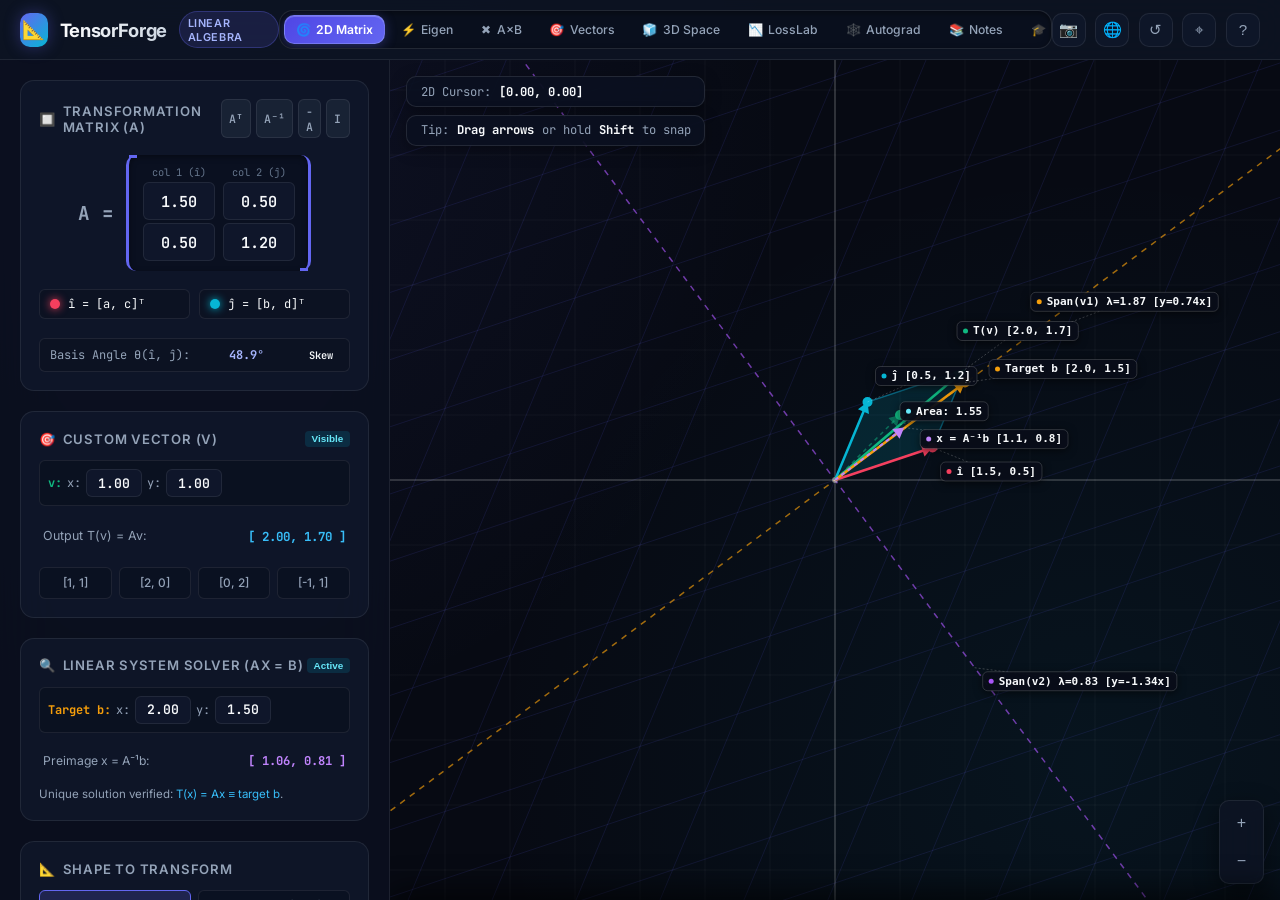
<file: index.html>
<!DOCTYPE html>
<html lang="en">
<head>
  <meta charset="UTF-8">
  <meta name="viewport" content="width=device-width, initial-scale=1.0">
  <title>TensorForge — Geometric Linear Algebra Sandbox</title>
  <meta name="description" content="An interactive 2D geometric linear algebra playground. Visualize matrix transformations, determinants, and eigensystems in real-time. Zero dependencies, 100% offline-ready.">
  <link rel="preconnect" href="https://fonts.googleapis.com">
  <link rel="preconnect" href="https://fonts.gstatic.com" crossorigin>
  <link href="https://fonts.googleapis.com/css2?family=Inter:wght@400;500;600;700&family=JetBrains+Mono:wght@400;500;600;700&display=swap" rel="stylesheet">
  <link rel="stylesheet" href="style.css">
</head>
<body>

  <div class="app-wrapper">

    <!-- ── Application Header ─────────────────────────────────────────────── -->
    <header class="app-header">
      <div class="brand-section">
        <div class="brand-icon">📐</div>
        <div>
          <h1 class="brand-title">TensorForge</h1>
        </div>
        <span class="brand-badge">Linear Algebra</span>
      </div>

      <!-- Mode Switcher Tabs -->
      <nav class="mode-selector" aria-label="Operation Modes">
        <button class="mode-btn active" data-mode="transform">
          <span>🌀</span> 2D Matrix
        </button>
        <button class="mode-btn" data-mode="eigen">
          <span>⚡</span> Eigen
        </button>
        <button class="mode-btn" data-mode="mult">
          <span>✖</span> A×B
        </button>
        <button class="mode-btn" data-mode="vectors">
          <span>🎯</span> Vectors
        </button>
        <button class="mode-btn" data-mode="3d">
          <span>🧊</span> 3D Space
        </button>
        <button class="mode-btn" data-mode="loss">
          <span>📉</span> LossLab
        </button>
        <button class="mode-btn" data-mode="autograd">
          <span>🕸️</span> Autograd
        </button>
        <button class="mode-btn" data-mode="notes">
          <span>📚</span> Notes
        </button>
        <button class="mode-btn" data-mode="quiz">
          <span>🎓</span> Viva Quiz
        </button>
      </nav>

      <!-- Global Actions -->
      <div class="header-actions">
        <button id="btn-snapshot" class="btn-icon-action" title="Export High-Res Snapshot (PNG)">📷</button>
        <button id="btn-toggle-grid" class="btn-icon-action" title="Toggle Transformed Grid (G)">🌐</button>
        <button id="btn-reset" class="btn-icon-action" title="Reset Matrix to Identity (R)">↺</button>
        <button id="btn-recenter" class="btn-icon-action" title="Recenter Viewport (C)">⌖</button>
        <button id="btn-help" class="btn-icon-action" title="Keyboard Shortcuts & Theory (?)">?</button>
      </div>
    </header>

    <!-- ── Main Workspace ─────────────────────────────────────────────────── -->
    <main class="main-workspace">

      <!-- Left Sidebar: Control Deck -->
      <aside class="control-sidebar">

        <!-- ── PANEL 1: 2D Transformation (Default) ───────────────────────── -->
        <div id="panel-transform" class="mode-panel active">
          <!-- 2x2 Matrix Input Deck -->
          <section class="sidebar-section">
            <div class="section-header">
              <h2 class="section-title"><span>🔲</span> Transformation Matrix (A)</h2>
              <div class="quick-matrix-tools">
                <button id="btn-mat-transpose" class="btn-micro" title="Transpose Matrix (Aᵀ)">Aᵀ</button>
                <button id="btn-mat-inverse" class="btn-micro" title="Invert Matrix (A⁻¹)">A⁻¹</button>
                <button id="btn-mat-negate" class="btn-micro" title="Negate Matrix (-A)">-A</button>
                <button id="btn-mat-identity" class="btn-micro" title="Reset to Identity Matrix">I</button>
              </div>
            </div>

            <div class="matrix-container">
              <span class="matrix-label">A =</span>
              <div class="matrix-bracket">
                <div class="matrix-cell-group">
                  <span class="cell-label">col 1 (î)</span>
                  <input type="number" id="mat-a" class="matrix-input" step="0.1" value="1.50">
                  <input type="number" id="mat-c" class="matrix-input" step="0.1" value="0.50">
                </div>
                <div class="matrix-cell-group">
                  <span class="cell-label">col 2 (ĵ)</span>
                  <input type="number" id="mat-b" class="matrix-input" step="0.1" value="0.50">
                  <input type="number" id="mat-d" class="matrix-input" step="0.1" value="1.20">
                </div>
              </div>
            </div>

            <!-- Basis Vector Chips & Orthogonality Readout -->
            <div class="basis-legend">
              <div class="basis-chip">
                <span class="basis-dot dot-i"></span>
                <span>î = [a, c]ᵀ</span>
              </div>
              <div class="basis-chip">
                <span class="basis-dot dot-j"></span>
                <span>ĵ = [b, d]ᵀ</span>
              </div>
            </div>
            <div class="basis-legend" style="margin-top: 0.35rem;">
              <div id="basis-angle-chip" class="basis-chip" style="grid-column: span 2; justify-content: space-between;">
                <span style="color: var(--text-muted);">Basis Angle θ(î, ĵ):</span>
                <strong id="basis-angle-val" style="color: #a5b4fc; font-family: var(--font-mono);">71.6°</strong>
                <span id="badge-basis-ortho" class="telemetry-badge" style="font-size: 0.65rem;">Skew</span>
              </div>
            </div>
          </section>

          <!-- Custom Vector (v) & Output T(v) = Av -->
          <section class="sidebar-section">
            <div class="section-header">
              <h2 class="section-title"><span>🎯</span> Custom Vector (v)</h2>
              <button id="btn-toggle-custom-vec" class="telemetry-badge badge-det-pos" style="cursor: pointer; border: none;">Visible</button>
            </div>
            <div class="vector-inputs-grid" style="grid-template-columns: 1fr; margin-bottom: 0.5rem;">
              <div class="vec-input-card">
                <div class="vec-coords-row">
                  <span style="font-weight: 700; color: #10b981;">v:</span>
                  <span>x:</span><input type="number" id="vec-custom-x" class="matrix-input" step="0.25" value="1.00">
                  <span>y:</span><input type="number" id="vec-custom-y" class="matrix-input" step="0.25" value="1.00">
                </div>
              </div>
            </div>
            <div class="vector-readout-row" style="font-size: 0.78rem; color: var(--text-muted); display: flex; justify-content: space-between; margin-bottom: 0.5rem; padding: 0 0.2rem;">
              <span>Output T(v) = Av:</span>
              <strong id="readout-trans-vec" style="color: #38bdf8; font-family: var(--font-mono);">[2.00, 1.70]</strong>
            </div>
            <div class="preset-grid" style="grid-template-columns: repeat(4, 1fr);">
              <button class="btn-preset btn-vec-preset" data-vx="1" data-vy="1">[1, 1]</button>
              <button class="btn-preset btn-vec-preset" data-vx="2" data-vy="0">[2, 0]</button>
              <button class="btn-preset btn-vec-preset" data-vx="0" data-vy="2">[0, 2]</button>
              <button class="btn-preset btn-vec-preset" data-vx="-1" data-vy="1">[-1, 1]</button>
            </div>
          </section>

          <!-- Linear System Solver (Ax = b) -->
          <section class="sidebar-section">
            <div class="section-header">
              <h2 class="section-title"><span>🔍</span> Linear System Solver (Ax = b)</h2>
              <button id="btn-toggle-solver" class="telemetry-badge badge-det-pos" style="cursor: pointer; border: none;">Active</button>
            </div>
            <div class="vector-inputs-grid" style="grid-template-columns: 1fr; margin-bottom: 0.4rem;">
              <div class="vec-input-card">
                <div class="vec-coords-row">
                  <span style="font-weight: 700; color: #f59e0b;">Target b:</span>
                  <span>x:</span><input type="number" id="solve-b-x" class="matrix-input" step="0.25" value="2.00">
                  <span>y:</span><input type="number" id="solve-b-y" class="matrix-input" step="0.25" value="1.50">
                </div>
              </div>
            </div>
            <div class="vector-readout-row" style="font-size: 0.76rem; color: var(--text-muted); display: flex; justify-content: space-between; margin-bottom: 0.3rem; padding: 0 0.2rem;">
              <span>Preimage x = A⁻¹b:</span>
              <strong id="readout-preimage" style="color: #c084fc; font-family: var(--font-mono);">[1.16, 0.52]</strong>
            </div>
            <div id="solver-status-hint" style="font-size: 0.72rem; color: #94a3b8; line-height: 1.25;">
              Unique solution exists when det(A) ≠ 0. Drag target b handle on canvas.
            </div>
          </section>

          <!-- Shape To Transform -->
          <section class="sidebar-section">
            <div class="section-header">
              <h2 class="section-title"><span>📐</span> Shape to Transform</h2>
            </div>
            <div class="shape-selector">
              <button class="btn-shape active" data-shape="square">Unit Square</button>
              <button class="btn-shape" data-shape="circle">Unit Circle (SVD)</button>
              <button class="btn-shape" data-shape="house">House</button>
              <button class="btn-shape" data-shape="letterF">Letter F</button>
              <button class="btn-shape" data-shape="polygon">Star / Polygon</button>
              <button class="btn-shape" data-shape="cloud">PCA Cloud</button>
            </div>
          </section>

          <!-- Dynamic Controls (Rotation, Shear & Continuous Morph) -->
          <section class="sidebar-section">
            <div class="section-header">
              <h2 class="section-title"><span>🎛</span> Continuous Controls</h2>
            </div>

            <!-- Continuous Morph Timeline -->
            <div class="slider-group" style="margin-bottom: 0.75rem; padding-bottom: 0.75rem; border-bottom: 1px solid var(--border-subtle);">
              <div class="slider-header" style="display: flex; justify-content: space-between; align-items: center;">
                <span style="display: flex; align-items: center; gap: 0.3rem;">
                  <span>Morph (I → A)</span>
                  <button id="btn-morph-play" class="btn-micro" style="padding: 0.1rem 0.4rem;" title="Play/Pause Morph Animation">▶ Play</button>
                </span>
                <span id="val-morph" class="slider-val">100%</span>
              </div>
              <input type="range" id="slider-morph" class="custom-slider" min="0" max="1" value="1" step="0.01">
            </div>

            <div class="slider-group">
              <div class="slider-header">
                <span>Rotation Angle (θ)</span>
                <span id="val-rotation" class="slider-val">0°</span>
              </div>
              <input type="range" id="slider-rotation" class="custom-slider" min="-180" max="180" value="0" step="1">
            </div>

            <div class="slider-group">
              <div class="slider-header">
                <span>Horizontal Shear (k)</span>
                <span id="val-shear" class="slider-val">0.00</span>
              </div>
              <input type="range" id="slider-shear" class="custom-slider" min="-3" max="3" value="0" step="0.1">
            </div>
          </section>

          <!-- Presets -->
          <section class="sidebar-section">
            <div class="section-header">
              <h2 class="section-title"><span>✨</span> Presets</h2>
            </div>

            <div class="preset-grid">
              <button class="btn-preset" data-preset="identity">Identity</button>
              <button class="btn-preset" data-preset="rotate45">Rotate 45°</button>
              <button class="btn-preset" data-preset="rotate90">Rotate 90°</button>
              <button class="btn-preset" data-preset="shearX">Shear X</button>
              <button class="btn-preset" data-preset="shearY">Shear Y</button>
              <button class="btn-preset" data-preset="scaleUp">Scale</button>
              <button class="btn-preset" data-preset="reflectX">Reflect X</button>
              <button class="btn-preset" data-preset="reflectY">Reflect Y</button>
              <button class="btn-preset" data-preset="singular">Singular (0)</button>
            </div>
          </section>
          <!-- Nullspace / Kernel Banner (Visible when det = 0) -->
          <div id="nullspace-card" class="sidebar-section hidden" style="border-color: rgba(239, 68, 68, 0.4); background: rgba(239, 68, 68, 0.08);">
            <div class="section-header">
              <h2 class="section-title" style="color: #f87171;"><span>⚠️</span> Rank Collapse: det(A) = 0</h2>
            </div>
            <div class="math-formula-box" style="border-color: rgba(239, 68, 68, 0.3);">
              <div class="formula-title" style="color: #f87171;">Rank-Nullity Theorem: dim(ker A) + dim(im A) = 2</div>
              <div id="nullspace-basis-text" class="formula-steps">Kernel ker(A): Line mapped to origin [0,0]ᵀ.</div>
              <div id="columnspace-basis-text" class="formula-steps">Image im(A): Line containing all outputs.</div>
            </div>
          </div>
        </div>

        <!-- ── PANEL 2: Eigen Analysis ───────────────────────────────────── -->
        <div id="panel-eigen" class="mode-panel hidden">
          <section class="sidebar-section">
            <div class="section-header">
              <h2 class="section-title"><span>⚡</span> Characteristic Equation</h2>
            </div>
            <div class="math-formula-box">
              <div class="formula-title">det(A - λI) = 0</div>
              <div id="eigen-formula-sub" class="formula-content">λ² - tr(A)λ + det(A) = 0</div>
              <div id="eigen-quad-expanded" class="formula-steps">λ² - (2.70)λ + (1.55) = 0</div>
            </div>

            <div class="discriminant-status">
              <span class="telemetry-label">Discriminant (Δ)</span>
              <div id="eigen-disc-val" class="telemetry-value">Δ = +1.10</div>
              <span id="badge-disc" class="telemetry-badge badge-det-pos">2 Distinct Real Eigenvalues</span>
            </div>
          </section>

          <!-- Complex Eigenplane & Spiral Phase Portrait (Visible when Δ < 0) -->
          <section id="complex-phase-card" class="sidebar-section hidden" style="border-color: rgba(168, 85, 247, 0.4); background: rgba(168, 85, 247, 0.08);">
            <div class="section-header">
              <h2 class="section-title" style="color: #c084fc;"><span>🌀</span> Complex Phase Portrait (r e^{iθ})</h2>
              <button id="btn-toggle-spiral" class="telemetry-badge badge-det-pos" style="cursor: pointer; border: none;">Show Orbit</button>
            </div>
            <div class="math-formula-box" style="border-color: rgba(168, 85, 247, 0.3);">
              <div class="formula-title" style="color: #c084fc;">Complex Conjugate Eigenvalues: λ = α ± iβ</div>
              <div id="complex-modulus-text" class="formula-steps">Modulus r = √(α²+β²) = 1.00 (Stretching factor)</div>
              <div id="complex-phase-text" class="formula-steps">Rotation Phase θ = 90.0° per transformation step</div>
              <div id="complex-stability-text" class="formula-steps" style="color: #38bdf8;">Dynamics: <strong>Center Orbit</strong> (r = 1.0)</div>
            </div>
          </section>

          <!-- Trace & Determinant Invariant Identities -->
          <section class="sidebar-section">
            <div class="section-header">
              <h2 class="section-title"><span>📐</span> Eigenvalue Invariant Identities</h2>
            </div>
            <div class="math-formula-box">
              <div style="display: flex; justify-content: space-between; align-items: center; font-size: 0.78rem; margin-bottom: 0.35rem;">
                <span>λ₁ + λ₂ = tr(A):</span>
                <strong id="eigen-sum-val" style="color: #10b981; font-family: var(--font-mono); white-space: nowrap;">2.70 ≡ 2.70 ✓</strong>
              </div>
              <div style="display: flex; justify-content: space-between; align-items: center; font-size: 0.78rem;">
                <span>λ₁ · λ₂ = det(A):</span>
                <strong id="eigen-prod-val" style="color: #38bdf8; font-family: var(--font-mono); white-space: nowrap;">1.55 ≡ 1.55 ✓</strong>
              </div>
            </div>
          </section>

          <!-- Interactive Vector Scanner & Magnetic Snap -->
          <section class="sidebar-section">
            <div class="section-header">
              <h2 class="section-title"><span>🎯</span> Eigenvector Scanner</h2>
              <button id="btn-magnetic-snap" class="telemetry-badge badge-det-pos" style="cursor: pointer; border: none;">Magnetic Snap</button>
            </div>
            <p class="section-hint">Drag probe vector x on canvas or sweep angle. Magnetic snap locks within 4° of true eigenlines.</p>

            <div class="slider-group" style="margin-bottom: 0.5rem;">
              <div class="slider-header">
                <span>Probe Angle (θ)</span>
                <span id="val-probe-angle" class="slider-val">0°</span>
              </div>
              <input type="range" id="slider-probe-angle" class="custom-slider" min="0" max="360" value="0" step="1">
            </div>

            <div class="preset-grid" style="margin-bottom: 0.6rem;">
              <button id="btn-lock-eigen1" class="btn-preset">Lock to λ₁</button>
              <button id="btn-lock-eigen2" class="btn-preset">Lock to λ₂</button>
              <button id="btn-auto-scan" class="btn-preset" style="background: rgba(56, 189, 248, 0.15); color: #38bdf8;">⚡ Auto-Scan</button>
            </div>
            
            <div class="scanner-gauge-container">
              <div class="slider-header">
                <span>Collinearity Match</span>
                <span id="val-collinearity" class="slider-val">--%</span>
              </div>
              <div class="progress-bar"><div id="bar-collinearity" class="progress-fill" style="width: 0%"></div></div>
              <div id="eigen-found-alert" class="eigen-alert hidden">✨ Invariant Line Found: Ax = λx</div>
            </div>
          </section>

          <!-- Power Iteration & Rayleigh Quotient -->
          <section class="sidebar-section">
            <div class="section-header">
              <h2 class="section-title"><span>📈</span> Rayleigh Quotient R(x) → λ₁</h2>
              <button id="btn-toggle-rayleigh" class="telemetry-badge badge-det-pos" style="cursor: pointer; border: none;">Active</button>
            </div>
            <div class="math-formula-box">
              <div class="formula-title">R(x) = (xᵀ A x) / (xᵀ x)</div>
              <div style="display: flex; justify-content: space-between; font-size: 0.82rem; margin-top: 0.3rem;">
                <span>Rayleigh Estimate R(probe):</span>
                <strong id="rayleigh-val" style="color: #f59e0b; font-family: var(--font-mono);">1.87</strong>
              </div>
              <div id="rayleigh-error-hint" class="formula-steps">Converges to dominant eigenvalue λ₁ = 1.87</div>
            </div>
            <div class="preset-grid" style="grid-template-columns: 1fr 1fr; margin-top: 0.4rem;">
              <button id="btn-step-power" class="btn-preset">Step A·x</button>
              <button id="btn-reset-power" class="btn-preset">Reset x₀</button>
            </div>
          </section>

          <!-- Gershgorin Circle Theorem -->
          <section class="sidebar-section">
            <div class="section-header">
              <h2 class="section-title"><span>⭕</span> Gershgorin Discs Theorem</h2>
              <button id="btn-toggle-gershgorin" class="telemetry-badge badge-det-pos" style="cursor: pointer; border: none;">Visible</button>
            </div>
            <div class="math-formula-box">
              <div id="gershgorin-disc1-text" class="formula-steps">Disc 1: Center a = 1.50, Radius |b| = 0.50</div>
              <div id="gershgorin-disc2-text" class="formula-steps">Disc 2: Center d = 1.20, Radius |c| = 0.50</div>
              <p class="section-hint" style="margin-top: 0.3rem;">All eigenvalues lie within the union of these two discs!</p>
            </div>
          </section>

          <!-- Diagonalization & Matrix Powers Card -->
          <section class="sidebar-section">
            <div class="section-header">
              <h2 class="section-title"><span>🔄</span> Diagonalization (A = PDP⁻¹)</h2>
            </div>
            <div id="diag-explanation" class="math-formula-box">
              <div class="formula-title">Eigenbasis Factorization</div>
              <div id="diag-status-text" class="formula-steps">In the eigenbasis, A simply stretches space by λ₁ and λ₂ along the invariant lines without any shearing or rotation!</div>
            </div>
          </section>

          <!-- Matrix Power Iteration Stepper -->
          <section class="sidebar-section">
            <div class="section-header">
              <h2 class="section-title"><span>⚡</span> Matrix Powers (Power Iteration)</h2>
            </div>
            <div class="preset-grid">
              <button class="btn-power active" data-power="1">A¹</button>
              <button class="btn-power" data-power="2">A²</button>
              <button class="btn-power" data-power="3">A³</button>
              <button class="btn-power" data-power="4">A⁴</button>
              <button class="btn-power" data-power="8">A⁸</button>
            </div>
            <p class="section-hint">Notice how repeated powers pull space toward the dominant eigenvector direction!</p>
          </section>
        </div>

        <!-- ── PANEL 3: Matrix Chain (A × B) ─────────────────────────────── -->
        <div id="panel-mult" class="mode-panel hidden">
          <!-- Dual Matrix Inputs: A and B -->
          <section class="sidebar-section">
            <div class="section-header">
              <h2 class="section-title"><span>🔲</span> First Matrix (A)</h2>
            </div>
            <div class="matrix-container">
              <span class="matrix-label">A =</span>
              <div class="matrix-bracket">
                <div class="matrix-cell-group">
                  <span class="cell-label">col 1</span>
                  <input type="number" id="mat-mult-a-a" class="matrix-input" step="0.1" value="1.50">
                  <input type="number" id="mat-mult-a-c" class="matrix-input" step="0.1" value="0.50">
                </div>
                <div class="matrix-cell-group">
                  <span class="cell-label">col 2</span>
                  <input type="number" id="mat-mult-a-b" class="matrix-input" step="0.1" value="0.50">
                  <input type="number" id="mat-mult-a-d" class="matrix-input" step="0.1" value="1.20">
                </div>
              </div>
            </div>
          </section>

          <section class="sidebar-section">
            <div class="section-header">
              <h2 class="section-title"><span>✖</span> Second Matrix (B)</h2>
              <button id="btn-mat-b-invert" class="btn-micro" title="Invert B">B⁻¹</button>
            </div>
            <div class="matrix-container">
              <span class="matrix-label">B =</span>
              <div class="matrix-bracket">
                <div class="matrix-cell-group">
                  <span class="cell-label">col 1</span>
                  <input type="number" id="mat-b-a" class="matrix-input" step="0.1" value="0.80">
                  <input type="number" id="mat-b-c" class="matrix-input" step="0.1" value="0.60">
                </div>
                <div class="matrix-cell-group">
                  <span class="cell-label">col 2</span>
                  <input type="number" id="mat-b-b" class="matrix-input" step="0.1" value="-0.60">
                  <input type="number" id="mat-b-d" class="matrix-input" step="0.1" value="0.80">
                </div>
              </div>
            </div>
          </section>

          <!-- Determinant Multiplicative Law -->
          <section class="sidebar-section">
            <div class="section-header">
              <h2 class="section-title"><span>📐</span> Multiplicative Determinant Law</h2>
            </div>
            <div class="math-formula-box">
              <div class="formula-title">det(AB) = det(A) · det(B)</div>
              <div style="display: flex; justify-content: space-between; font-size: 0.8rem; margin-top: 0.3rem;">
                <span>det(A) × det(B):</span>
                <strong id="det-mult-factors" style="color: #38bdf8; font-family: var(--font-mono);">1.55 × 1.00</strong>
              </div>
              <div style="display: flex; justify-content: space-between; font-size: 0.8rem; margin-top: 0.2rem;">
                <span>Product det(AB):</span>
                <strong id="det-mult-product" style="color: #10b981; font-family: var(--font-mono);">1.55 ✓</strong>
              </div>
              <p class="section-hint" style="margin-top: 0.35rem;">Area scaling factors multiply consecutively across composite linear maps!</p>
            </div>
          </section>

          <!-- Non-Commutativity Proof & Lie Bracket -->
          <section class="sidebar-section">
            <div class="section-header">
              <h2 class="section-title"><span>🔀</span> Non-Commutativity &amp; Commutator</h2>
            </div>
            <div class="comparison-grid">
              <div class="comp-card">
                <span class="telemetry-label">Product AB</span>
                <div id="val-prod-ab" class="comp-matrix">[ 1.50, -0.50 ]<br>[ 1.12, 0.66 ]</div>
              </div>
              <div class="comp-card">
                <span class="telemetry-label">Product BA</span>
                <div id="val-prod-ba" class="comp-matrix">[ 0.90, -0.32 ]<br>[ 1.30, 1.26 ]</div>
              </div>
            </div>
            <div class="math-formula-box" style="margin-top: 0.4rem;">
              <div style="display: flex; justify-content: space-between; font-size: 0.8rem;">
                <span>Commutator [A, B] = AB - BA:</span>
                <span id="badge-commutator" class="telemetry-badge badge-det-neg">AB ≠ BA</span>
              </div>
              <div id="val-commutator-matrix" class="formula-steps" style="font-family: var(--font-mono); margin-top: 0.2rem;">[ 0.60, -0.18 ; -0.18, -0.60 ]</div>
            </div>
          </section>

          <!-- Matrix Pair Presets -->
          <section class="sidebar-section">
            <div class="section-header">
              <h2 class="section-title"><span>✨</span> Preset Composition Pairs</h2>
            </div>
            <div class="preset-grid">
              <button class="btn-preset btn-mult-pair" data-pair="rot-shear">Rotate + Shear</button>
              <button class="btn-preset btn-mult-pair" data-pair="commuting-rot">Rot + Rot (Commute)</button>
              <button class="btn-preset btn-mult-pair" data-pair="inverse-pair">Inverse (A × A⁻¹ = I)</button>
              <button class="btn-preset btn-mult-pair" data-pair="scale-reflect">Scale + Reflect</button>
            </div>
          </section>
        </div>

        <!-- ── PANEL 4: Vector Sandbox ───────────────────────────────────── -->
        <div id="panel-vectors" class="mode-panel hidden">
          <section class="sidebar-section">
            <div class="section-header">
              <h2 class="section-title"><span>🎯</span> Vectors u and v</h2>
              <button id="btn-toggle-vsnap" class="btn-micro" title="Toggle integer snapping">Snap: Grid</button>
            </div>
            <div class="vector-inputs-grid">
              <div class="vec-input-card">
                <span class="telemetry-label" style="color: var(--vec-i)">Vector u</span>
                <div class="vec-coords-row">
                  <span>x:</span><input type="number" id="vec-u-x" class="matrix-input" step="0.5" value="2.0">
                  <span>y:</span><input type="number" id="vec-u-y" class="matrix-input" step="0.5" value="1.0">
                </div>
                <div class="vec-polar-readout" style="font-size: 0.72rem; color: var(--text-muted); margin-top: 0.25rem;">Polar: <span id="val-polar-u" style="font-family: var(--font-mono); color: var(--vec-i);">r=2.24, θ=26.6°</span></div>
              </div>
              <div class="vec-input-card">
                <span class="telemetry-label" style="color: var(--vec-j)">Vector v</span>
                <div class="vec-coords-row">
                  <span>x:</span><input type="number" id="vec-v-x" class="matrix-input" step="0.5" value="1.0">
                  <span>y:</span><input type="number" id="vec-v-y" class="matrix-input" step="0.5" value="2.0">
                </div>
                <div class="vec-polar-readout" style="font-size: 0.72rem; color: var(--text-muted); margin-top: 0.25rem;">Polar: <span id="val-polar-v" style="font-family: var(--font-mono); color: var(--vec-j);">r=2.24, θ=63.4°</span></div>
              </div>
            </div>

            <!-- Vector Presets & Helpers -->
            <div class="preset-grid" style="margin-top: 0.5rem; grid-template-columns: repeat(3, 1fr);">
              <button class="btn-preset btn-vec-config" data-vcfg="perpendicular">u ⊥ v (90°)</button>
              <button class="btn-preset btn-vec-config" data-vcfg="parallel">u ∥ v (0°)</button>
              <button class="btn-preset btn-vec-config" data-vcfg="opposite">Opposite (180°)</button>
              <button class="btn-preset btn-vec-config" data-vcfg="pythagoras">3-4-5 Triangle</button>
              <button class="btn-preset btn-vec-config" data-vcfg="unit">Unit Vectors</button>
              <button class="btn-preset btn-vec-config" data-vcfg="swap">Swap u ⇄ v</button>
            </div>

            <!-- Vector Operations Helper Bar -->
            <div class="shape-selector" style="margin-top: 0.5rem;">
              <button id="btn-normalize-u" class="btn-shape">û = u / ||u||</button>
              <button id="btn-normalize-v" class="btn-shape">v̂ = v / ||v||</button>
              <button id="btn-orthogonalize-v" class="btn-shape">Gram-Schmidt (v ⊥ u)</button>
              <button id="btn-toggle-decomp" class="btn-shape active" style="color: #f59e0b;">v∥ &amp; v⊥ Decomp</button>
              <button id="btn-toggle-parallelogram" class="btn-shape active" style="color: #10b981;">Span Area (u × v)</button>
            </div>
          </section>

          <!-- Vector Arithmetic & Projections -->
          <section class="sidebar-section">
            <div class="section-header">
              <h2 class="section-title"><span>➕</span> Vector Arithmetic</h2>
            </div>
            <div class="comparison-grid">
              <div class="comp-card">
                <span class="telemetry-label">Sum u + v</span>
                <div id="val-vec-sum" class="comp-matrix" style="font-size: 0.82rem;">[ 3.00, 3.00 ]</div>
                <span id="val-vec-sum-mag" class="telemetry-badge badge-det-pos" style="margin-top: 0.3rem;">||u+v|| = 4.24</span>
              </div>
              <div class="comp-card">
                <span class="telemetry-label">Difference u - v</span>
                <div id="val-vec-diff" class="comp-matrix" style="font-size: 0.82rem;">[ 1.00, -1.00 ]</div>
                <span id="val-vec-diff-mag" class="telemetry-badge badge-det-pos" style="margin-top: 0.3rem;">||u-v|| = 1.41</span>
              </div>
            </div>
          </section>

          <!-- Gram-Schmidt Orthogonal Decomposition -->
          <section class="sidebar-section">
            <div class="section-header">
              <h2 class="section-title"><span>📐</span> Orthogonal Decomposition (v = v∥ + v⊥)</h2>
              <button id="btn-apply-gram-schmidt" class="btn-micro" title="Orthonormalize basis">Orthonormalize</button>
            </div>
            <div class="math-formula-box">
              <div class="formula-title">v = proj_u(v) + (v - proj_u(v))</div>
              <div style="display: flex; justify-content: space-between; font-size: 0.8rem; margin-top: 0.35rem;">
                <span style="color: #f59e0b;">Parallel Component v∥:</span>
                <strong id="val-vec-proj-parallel" style="font-family: var(--font-mono); color: #f59e0b;">[ 1.60, 0.80 ]</strong>
              </div>
              <div style="display: flex; justify-content: space-between; font-size: 0.8rem; margin-top: 0.2rem;">
                <span style="color: #38bdf8;">Orthogonal Rejection v⊥:</span>
                <strong id="val-vec-proj-perp" style="font-family: var(--font-mono); color: #38bdf8;">[ -0.60, 1.20 ]</strong>
              </div>
              <div style="display: flex; justify-content: space-between; font-size: 0.8rem; margin-top: 0.2rem;">
                <span>v∥ · v⊥:</span>
                <strong id="val-vec-proj-dot" style="font-family: var(--font-mono); color: #10b981;">0.00 ✓ (Orthogonal)</strong>
              </div>
            </div>
          </section>

          <!-- Fundamental Vector Inequalities -->
          <section class="sidebar-section">
            <div class="section-header">
              <h2 class="section-title"><span>⚖️</span> Fundamental Vector Inequalities</h2>
            </div>
            <div class="math-formula-box">
              <div class="formula-title">Cauchy-Schwarz: |u · v| ≤ ||u|| ||v||</div>
              <div style="display: flex; justify-content: space-between; font-size: 0.8rem; margin-top: 0.35rem;">
                <span>|u · v| vs ||u||·||v||:</span>
                <strong id="val-cauchy-schwarz" style="font-family: var(--font-mono); color: #a855f7;">4.00 ≤ 5.00</strong>
              </div>
              <div style="margin-top: 0.35rem; display: flex; align-items: center; justify-content: space-between;">
                <span id="badge-cauchy" class="telemetry-badge badge-det-pos">Strict Inequality (&lt;)</span>
                <span id="val-cauchy-ratio" style="font-size: 0.78rem; font-family: var(--font-mono); color: var(--text-muted);">80.0% Saturation</span>
              </div>
            </div>

            <div class="math-formula-box" style="margin-top: 0.5rem;">
              <div class="formula-title">Triangle Inequality: ||u + v|| ≤ ||u|| + ||v||</div>
              <div style="display: flex; justify-content: space-between; font-size: 0.8rem; margin-top: 0.35rem;">
                <span>||u+v|| vs ||u||+||v||:</span>
                <strong id="val-triangle-ineq" style="font-family: var(--font-mono); color: #ec4899;">4.24 ≤ 4.47</strong>
              </div>
              <div style="margin-top: 0.35rem; display: flex; align-items: center; justify-content: space-between;">
                <span id="badge-triangle" class="telemetry-badge badge-det-pos">Triangle Inequality Holds</span>
                <span id="val-triangle-diff" style="font-size: 0.78rem; font-family: var(--font-mono); color: var(--text-muted);">Deficit: 0.23</span>
              </div>
            </div>
          </section>

          <!-- Dot Product & Angles -->
          <section class="sidebar-section">
            <div class="section-header">
              <h2 class="section-title"><span>📐</span> Dot Product &amp; Projection</h2>
            </div>
            <div class="telemetry-grid">
              <div class="telemetry-card">
                <span class="telemetry-label">u · v (Dot Product)</span>
                <span id="val-dot-product" class="telemetry-value">4.00</span>
                <span id="badge-dot-angle" class="telemetry-badge badge-det-pos">Acute Angle</span>
              </div>
              <div class="telemetry-card">
                <span class="telemetry-label">Angle (θ)</span>
                <span id="val-vector-angle" class="telemetry-value">36.9°</span>
                <span id="badge-vector-cos" class="telemetry-badge badge-det-pos">cos θ = 0.80</span>
              </div>
              <div class="telemetry-card">
                <span class="telemetry-label">||u|| (Length)</span>
                <span id="val-mag-u" class="telemetry-value">2.24</span>
              </div>
              <div class="telemetry-card">
                <span class="telemetry-label">||v|| (Length)</span>
                <span id="val-mag-v" class="telemetry-value">2.24</span>
              </div>
            </div>
          </section>

          <!-- 2D Cross Product & Span Area -->
          <section class="sidebar-section">
            <div class="section-header">
              <h2 class="section-title"><span>🔷</span> 2D Cross Product &amp; Span Area</h2>
            </div>
            <div class="telemetry-grid">
              <div class="telemetry-card">
                <span class="telemetry-label">u × v (Wedge Area)</span>
                <span id="val-vec-cross" class="telemetry-value">3.00</span>
                <span id="badge-vec-orientation" class="telemetry-badge badge-det-pos">Counter-Clockwise (+)</span>
              </div>
              <div class="telemetry-card">
                <span class="telemetry-label">Span Dimension</span>
                <span id="val-vec-span-dim" class="telemetry-value">dim = 2</span>
                <span id="badge-vec-independent" class="telemetry-badge badge-det-pos">Linearly Independent</span>
              </div>
            </div>
          </section>
        </div>

        <!-- ── PANEL 5: 3D VectorSpace ───────────────────────────────────── -->
        <div id="panel-3d" class="mode-panel hidden">
          <section class="sidebar-section">
            <div class="section-header">
              <h2 class="section-title"><span>🧊</span> 3D Transformations (3×3)</h2>
              <div style="display: flex; gap: 0.3rem;">
                <button id="btn-toggle-orbit-3d" class="btn-micro" title="Toggle continuous turntable rotation">▶ Auto Orbit</button>
                <button id="btn-toggle-cam-proj" class="btn-micro" title="Toggle perspective / orthographic camera">Persp</button>
                <button id="btn-reset-cam-3d" class="btn-micro" title="Reset camera view">↺ Cam</button>
              </div>
            </div>
            <div class="slider-group">
              <div class="slider-header"><span>Yaw (Rotate Y)</span><span id="val-yaw-3d" class="slider-val">25°</span></div>
              <input type="range" id="slider-yaw-3d" class="custom-slider" min="-180" max="180" value="25">
            </div>
            <div class="slider-group">
              <div class="slider-header"><span>Pitch (Rotate X)</span><span id="val-pitch-3d" class="slider-val">20°</span></div>
              <input type="range" id="slider-pitch-3d" class="custom-slider" min="-90" max="90" value="20">
            </div>
            <div class="slider-group">
              <div class="slider-header"><span>Roll (Rotate Z)</span><span id="val-roll-3d" class="slider-val">0°</span></div>
              <input type="range" id="slider-roll-3d" class="custom-slider" min="-180" max="180" value="0">
            </div>
          </section>

          <section class="sidebar-section">
            <div class="section-header">
              <h2 class="section-title"><span>📐</span> 3D Scaling (Sx, Sy, Sz)</h2>
            </div>
            <div class="slider-group">
              <div class="slider-header"><span>X Scale (Sx)</span><span id="val-scale-x" class="slider-val">1.0</span></div>
              <input type="range" id="slider-scale-x" class="custom-slider" min="0" max="2.5" step="0.1" value="1.0">
            </div>
            <div class="slider-group">
              <div class="slider-header"><span>Y Scale (Sy)</span><span id="val-scale-y" class="slider-val">1.0</span></div>
              <input type="range" id="slider-scale-y" class="custom-slider" min="0" max="2.5" step="0.1" value="1.0">
            </div>
            <div class="slider-group">
              <div class="slider-header"><span>Z Scale (Sz)</span><span id="val-scale-z" class="slider-val">1.0</span></div>
              <input type="range" id="slider-scale-z" class="custom-slider" min="0" max="2.5" step="0.1" value="1.0">
            </div>
          </section>

          <!-- Active Composite Matrix A (3x3) -->
          <section class="sidebar-section">
            <div class="section-header">
              <h2 class="section-title"><span>🔲</span> Composite Matrix A (3×3)</h2>
              <span id="badge-rank-3d" class="telemetry-badge badge-det-pos">Rank: 3</span>
            </div>
            <div class="matrix-container" style="justify-content: center; padding: 0.5rem 0;">
              <div id="mat-3d-display" class="comp-matrix" style="font-size: 0.78rem; line-height: 1.5; text-align: center; width: 100%;">
                [ 1.00,  0.00,  0.00 ]<br>
                [ 0.00,  1.00,  0.00 ]<br>
                [ 0.00,  0.00,  1.00 ]
              </div>
            </div>
            <div style="display: flex; justify-content: space-between; font-size: 0.8rem; margin-top: 0.4rem;">
              <span>Trace tr(A): <strong id="val-trace-3d" style="color: #38bdf8; font-family: var(--font-mono);">3.00</strong></span>
              <span>Det det(A): <strong id="val-det-summary-3d" style="color: #10b981; font-family: var(--font-mono);">1.00</strong></span>
            </div>
          </section>

          <!-- Planar Collapse & Subspace Normal -->
          <section class="sidebar-section" id="section-plane-eq-3d">
            <div class="section-header">
              <h2 class="section-title"><span>📐</span> Subspace Plane Equation</h2>
            </div>
            <div class="math-formula-box">
              <div class="formula-title">Cartesian Plane: Ax + By + Cz = 0</div>
              <div id="val-plane-equation" style="font-family: var(--font-mono); font-size: 0.82rem; color: #f59e0b; margin-top: 0.3rem;">
                0.00x + 0.00y + 1.00z = 0
              </div>
              <div style="display: flex; justify-content: space-between; font-size: 0.78rem; margin-top: 0.3rem;">
                <span>Normal Vector n:</span>
                <strong id="val-plane-normal" style="font-family: var(--font-mono); color: #38bdf8;">[ 0.00, 0.00, 1.00 ]</strong>
              </div>
            </div>
          </section>

          <section class="sidebar-section">
            <div class="section-header">
              <h2 class="section-title"><span>✨</span> 3D Presets</h2>
            </div>
            <div class="preset-grid" style="grid-template-columns: repeat(3, 1fr);">
              <button class="btn-preset btn-preset-3d" data-preset-3d="cube">Unit Cube</button>
              <button class="btn-preset btn-preset-3d" data-preset-3d="sphere">Sphere Wire</button>
              <button class="btn-preset btn-preset-3d" data-preset-3d="shear3d">3D Shear</button>
              <button class="btn-preset btn-preset-3d" data-preset-3d="collapse3d">Planar (det=0)</button>
              <button class="btn-preset btn-preset-3d" data-preset-3d="reflect3d">Reflect (XY)</button>
              <button class="btn-preset btn-preset-3d" data-preset-3d="rot45">Rotate Y 45°</button>
            </div>
          </section>

          <section class="sidebar-section">
            <div class="section-header">
              <h2 class="section-title"><span>📦</span> 3D Volume &amp; Determinant</h2>
            </div>
            <div class="telemetry-grid">
              <div class="telemetry-card">
                <span class="telemetry-label">3D Volume (det A)</span>
                <span id="val-det-3d" class="telemetry-value">1.00</span>
                <span id="badge-det-3d" class="telemetry-badge badge-det-pos">Volume Preserved</span>
              </div>
              <div class="telemetry-card">
                <span class="telemetry-label">Camera Orbit</span>
                <span id="val-cam-status" class="telemetry-value">Manual Drag</span>
                <span class="telemetry-badge badge-det-pos">60 FPS 3D</span>
              </div>
            </div>
          </section>
        </div>

        <!-- ── PANEL 6: LossLab (Optimizers) ─────────────────────────────── -->
        <div id="panel-loss" class="mode-panel hidden">
          <section class="sidebar-section">
            <div class="section-header">
              <h2 class="section-title"><span>🌄</span> Loss Landscape</h2>
            </div>
            <div class="shape-selector" style="grid-template-columns: 1fr 1fr;">
              <button class="btn-loss active" data-loss="bowl">Convex Bowl</button>
              <button class="btn-loss" data-loss="saddle">Saddle Point</button>
              <button class="btn-loss" data-loss="rosenbrock">Rosenbrock Valley</button>
              <button class="btn-loss" data-loss="beale">Beale's Ravine</button>
              <button class="btn-loss" data-loss="rastrigin" style="grid-column: span 2;">Rastrigin Multimodal Traps</button>
            </div>
          </section>

          <section class="sidebar-section">
            <div class="section-header">
              <h2 class="section-title"><span>⚙️</span> Hyperparameters &amp; Controls</h2>
              <span id="val-loss-steps" style="font-size: 0.78rem; font-family: var(--font-mono); color: #38bdf8;">Step: 0</span>
            </div>
            <div class="slider-group">
              <div class="slider-header"><span>Learning Rate (α)</span><span id="val-lr" class="slider-val">0.05</span></div>
              <input type="range" id="slider-lr" class="custom-slider" min="0.005" max="0.15" step="0.005" value="0.05">
            </div>

            <div class="preset-grid" style="grid-template-columns: 1fr 1fr; margin-top: 0.5rem;">
              <button id="btn-start-descent" class="btn-preset" style="background: rgba(16, 185, 129, 0.2); border-color: #10b981; color: #a7f3d0;">▶ Run Race</button>
              <button id="btn-step-descent" class="btn-preset">⏭ Step 1x</button>
              <button id="btn-reset-descent" class="btn-preset">↺ Reset Balls</button>
              <button id="btn-clear-trails" class="btn-preset">🧹 Clear Trails</button>
            </div>
            <p class="section-hint" style="margin-top: 0.35rem;">Click anywhere on the canvas to set a custom starting position!</p>
          </section>

          <!-- Hessian Curvature & Conditioning -->
          <section class="sidebar-section">
            <div class="section-header">
              <h2 class="section-title"><span>📐</span> Hessian Curvature (∇²L) &amp; Condition</h2>
              <span id="badge-hessian-class" class="telemetry-badge badge-det-pos">Positive Definite</span>
            </div>
            <div class="matrix-container" style="justify-content: center; padding: 0.4rem 0;">
              <div id="val-hessian-matrix" class="comp-matrix" style="font-size: 0.8rem; text-align: center; width: 100%;">
                [ 1.00,  0.00 ]<br>[ 0.00,  2.00 ]
              </div>
            </div>
            <div style="display: flex; justify-content: space-between; font-size: 0.8rem; margin-top: 0.35rem;">
              <span>Curvatures (λ₁, λ₂):</span>
              <strong id="val-hessian-eigens" style="font-family: var(--font-mono); color: #38bdf8;">λ₁=1.00, λ₂=2.00</strong>
            </div>
            <div style="display: flex; justify-content: space-between; align-items: center; font-size: 0.8rem; margin-top: 0.25rem;">
              <span>Condition (κ):</span>
              <strong id="val-hessian-cond" style="font-family: var(--font-mono); color: #10b981; white-space: nowrap;">2.00 (Well-Conditioned)</strong>
            </div>
          </section>

          <section class="sidebar-section">
            <div class="section-header">
              <h2 class="section-title"><span>🏎️</span> Live Optimizer Loss</h2>
            </div>
            <div class="telemetry-grid">
              <div class="telemetry-card" style="border-left: 3px solid #ef4444;">
                <span class="telemetry-label" style="color: #f87171;">SGD</span>
                <span id="loss-val-sgd" class="telemetry-value">--</span>
              </div>
              <div class="telemetry-card" style="border-left: 3px solid #f59e0b;">
                <span class="telemetry-label" style="color: #fbbf24;">Momentum</span>
                <span id="loss-val-mom" class="telemetry-value">--</span>
              </div>
              <div class="telemetry-card" style="border-left: 3px solid #06b6d4;">
                <span class="telemetry-label" style="color: #67e8f9;">RMSprop</span>
                <span id="loss-val-rms" class="telemetry-value">--</span>
              </div>
              <div class="telemetry-card" style="border-left: 3px solid #10b981;">
                <span class="telemetry-label" style="color: #6ee7b7;">Adam</span>
                <span id="loss-val-adam" class="telemetry-value">--</span>
              </div>
            </div>
          </section>
        </div>

        <!-- ── PANEL 7: MicroGraph (Autograd) ─────────────────────────────── -->
        <div id="panel-autograd" class="mode-panel hidden">
          <section class="sidebar-section">
            <div class="section-header">
              <h2 class="section-title"><span>🕸️</span> Computational Graph</h2>
            </div>
            <div class="shape-selector" style="grid-template-columns: repeat(3, 1fr);">
              <button class="btn-autograd-preset active" data-graph="neuron">Neuron + ReLU</button>
              <button class="btn-autograd-preset" data-graph="loss">MSE Loss</button>
              <button class="btn-autograd-preset" data-graph="affine">Affine (Wx+b)</button>
            </div>
          </section>

          <!-- Dynamic Parameter Controls: Neuron Preset -->
          <section class="sidebar-section" id="section-ag-neuron-params">
            <div class="section-header">
              <h2 class="section-title"><span>⚙️</span> Neuron Inputs &amp; Weights</h2>
            </div>
            <div class="slider-group">
              <div class="slider-header"><span>Input x₁</span><span id="val-ag-x1" class="slider-val">1.5</span></div>
              <input type="range" id="slider-ag-x1" class="custom-slider" min="-3" max="3" step="0.1" value="1.5">
            </div>
            <div class="slider-group">
              <div class="slider-header"><span>Weight w₁</span><span id="val-ag-w1" class="slider-val">0.8</span></div>
              <input type="range" id="slider-ag-w1" class="custom-slider" min="-2.5" max="2.5" step="0.1" value="0.8">
            </div>
            <div class="slider-group">
              <div class="slider-header"><span>Input x₂</span><span id="val-ag-x2" class="slider-val">-1.0</span></div>
              <input type="range" id="slider-ag-x2" class="custom-slider" min="-3" max="3" step="0.1" value="-1.0">
            </div>
            <div class="slider-group">
              <div class="slider-header"><span>Weight w₂</span><span id="val-ag-w2" class="slider-val">1.2</span></div>
              <input type="range" id="slider-ag-w2" class="custom-slider" min="-2.5" max="2.5" step="0.1" value="1.2">
            </div>
            <div class="slider-group">
              <div class="slider-header"><span>Bias b</span><span id="val-ag-b" class="slider-val">0.3</span></div>
              <input type="range" id="slider-ag-b" class="custom-slider" min="-2.0" max="2.0" step="0.1" value="0.3">
            </div>
          </section>

          <!-- Dynamic Parameter Controls: MSE Loss Preset -->
          <section class="sidebar-section hidden" id="section-ag-loss-params">
            <div class="section-header">
              <h2 class="section-title"><span>⚙️</span> Loss Target &amp; Prediction</h2>
            </div>
            <div class="slider-group">
              <div class="slider-header"><span>y_pred (Model Output)</span><span id="val-ag-ypred" class="slider-val">0.85</span></div>
              <input type="range" id="slider-ag-ypred" class="custom-slider" min="-2" max="2" step="0.05" value="0.85">
            </div>
            <div class="slider-group">
              <div class="slider-header"><span>y_true (Ground Truth)</span><span id="val-ag-ytrue" class="slider-val">0.50</span></div>
              <input type="range" id="slider-ag-ytrue" class="custom-slider" min="-2" max="2" step="0.05" value="0.50">
            </div>
          </section>

          <!-- Dynamic Parameter Controls: Affine Layer Preset -->
          <section class="sidebar-section hidden" id="section-ag-affine-params">
            <div class="section-header">
              <h2 class="section-title"><span>⚙️</span> 2D Affine Layer (W·x + b)</h2>
            </div>
            <div class="slider-group">
              <div class="slider-header"><span>Input Vector x₁</span><span id="val-ag-aff-x1" class="slider-val">1.0</span></div>
              <input type="range" id="slider-ag-aff-x1" class="custom-slider" min="-2" max="2" step="0.1" value="1.0">
            </div>
            <div class="slider-group">
              <div class="slider-header"><span>Input Vector x₂</span><span id="val-ag-aff-x2" class="slider-val">-0.5</span></div>
              <input type="range" id="slider-ag-aff-x2" class="custom-slider" min="-2" max="2" step="0.1" value="-0.5">
            </div>
            <div class="slider-group">
              <div class="slider-header"><span>Weight W₁₁</span><span id="val-ag-aff-w11" class="slider-val">1.2</span></div>
              <input type="range" id="slider-ag-aff-w11" class="custom-slider" min="-2" max="2" step="0.1" value="1.2">
            </div>
            <div class="slider-group">
              <div class="slider-header"><span>Weight W₂₂</span><span id="val-ag-aff-w22" class="slider-val">0.9</span></div>
              <input type="range" id="slider-ag-aff-w22" class="custom-slider" min="-2" max="2" step="0.1" value="0.9">
            </div>
          </section>

          <!-- Controls Grid -->
          <section class="sidebar-section">
            <div class="section-header">
              <h2 class="section-title"><span>⚡</span> Autograd Controls</h2>
              <span id="badge-ag-step" class="telemetry-badge badge-det-pos">Status: Idle</span>
            </div>
            <div class="preset-grid" style="grid-template-columns: 1fr 1fr;">
              <button id="btn-forward-pass" class="btn-preset" style="background: rgba(99, 102, 241, 0.2); border-color: var(--accent-primary); color: #c7d2fe;">▶ Forward Pass</button>
              <button id="btn-backward-pass" class="btn-preset" style="background: rgba(245, 158, 11, 0.2); border-color: var(--eigen-1); color: #fde68a;">◀ Backprop</button>
              <button id="btn-step-tape" class="btn-preset">⏭ Step Tape</button>
              <button id="btn-reset-autograd" class="btn-preset">↺ Reset Values</button>
            </div>
          </section>

          <!-- Jacobian Matrix Card (Active for Affine) -->
          <section class="sidebar-section hidden" id="section-ag-jacobian">
            <div class="section-header">
              <h2 class="section-title"><span>📐</span> Layer Jacobian J = ∂y/∂x</h2>
              <span id="badge-ag-jacobian" class="telemetry-badge badge-det-pos">J = W</span>
            </div>
            <div class="matrix-container" style="justify-content: center; padding: 0.4rem 0;">
              <div id="val-ag-jacobian-matrix" class="comp-matrix" style="font-size: 0.82rem; text-align: center; width: 100%;">
                [ 1.20, -0.60 ]<br>[ 0.40,  0.90 ]
              </div>
            </div>
            <div style="display: flex; justify-content: space-between; font-size: 0.78rem; margin-top: 0.35rem;">
              <span>Output Vector y:</span>
              <strong id="val-ag-output-vec" style="font-family: var(--font-mono); color: #10b981;">[ 1.70, 0.05 ]</strong>
            </div>
          </section>

          <!-- Backpropagation Status & Step-by-Step Chain Rule breakdown -->
          <section class="sidebar-section">
            <div class="section-header">
              <h2 class="section-title"><span>📝</span> Reverse-Mode Chain Rule</h2>
            </div>
            <div class="math-formula-box">
              <div class="formula-title" id="autograd-formula-title">Chain Rule: ∂L/∂w = (∂L/∂y) · (∂y/∂w)</div>
              <div id="autograd-status-text" class="formula-steps">Scrub sliders to tweak values, click 'Forward Pass', or use 'Step Tape' to trace reverse gradients!</div>
            </div>
          </section>
        </div>

        <!-- ── PANEL 8: Theory Vault (Simplified Notes) ───────────────────── -->
        <div id="panel-notes" class="mode-panel hidden">
          <section class="sidebar-section">
            <div class="section-header">
              <h2 class="section-title"><span>📚</span> FY Engineering Theory Vault</h2>
              <span id="notes-progress-badge" class="telemetry-badge badge-det-pos">Explored: 1/8</span>
            </div>

            <!-- Instant Search Filter -->
            <input type="text" id="notes-search-input" class="matrix-input" style="width: 100%; height: 32px; padding: 0 0.6rem; margin-bottom: 0.5rem; text-align: left; font-size: 0.78rem;" placeholder="🔍 Search topics (e.g. eigen, svd, nullity)...">

            <!-- Responsive Topic Button Grid -->
            <div id="notes-topic-grid" class="shape-selector" style="grid-template-columns: 1fr 1fr; gap: 0.3rem;">
              <button class="btn-notes-topic active" data-topic="matrix-transform">1. 🌀 Transform</button>
              <button class="btn-notes-topic" data-topic="determinant">2. 📦 Determinant</button>
              <button class="btn-notes-topic" data-topic="eigen">3. ⚡ Eigenvalues</button>
              <button class="btn-notes-topic" data-topic="diagonalization">4. 🔀 Diagonalize</button>
              <button class="btn-notes-topic" data-topic="svd">5. 🎯 SVD Factor</button>
              <button class="btn-notes-topic" data-topic="rank-nullity">6. 📉 Rank-Nullity</button>
              <button class="btn-notes-topic" data-topic="optimizers">7. 🏎️ Optimizers</button>
              <button class="btn-notes-topic" data-topic="backprop">8. 🕸️ Autograd</button>
            </div>

            <!-- Legacy hidden select for backward compatibility -->
            <select id="notes-topic-select" class="hidden">
              <option value="matrix-transform">1. Matrices as Space Transformers</option>
              <option value="determinant">2. The Determinant & Volume Scaling</option>
              <option value="eigenvalues">3. Eigenvalues, Eigenvectors & Resonance</option>
              <option value="diagonalization">4. Diagonalization & Matrix Powers</option>
              <option value="svd">5. SVD (Singular Value Decomposition)</option>
              <option value="rank-nullity">6. Rank-Nullity Theorem & Collapse</option>
              <option value="optimizers">7. Optimizers (SGD, Momentum, Adam)</option>
              <option value="backprop">8. Automatic Differentiation & Autograd</option>
            </select>
          </section>

          <!-- Quick Action Buttons -->
          <section class="sidebar-section">
            <div class="preset-grid" style="grid-template-columns: 1fr 1fr;">
              <button id="btn-copy-formula" class="btn-preset" title="Copy primary mathematical identity">📋 Copy Formula</button>
              <button id="btn-notes-experiment" class="btn-preset" style="background: rgba(16, 185, 129, 0.15); border-color: #10b981; color: #6ee7b7;" title="Jump to interactive sandbox for this concept">▶ Experiment</button>
            </div>
          </section>

          <section class="sidebar-section">
            <div id="notes-content-container" class="theory-note-card">
              <!-- Dynamically populated lecture note content -->
            </div>
          </section>
        </div>

        <!-- ── PANEL 9: Viva Exam Quiz ────────────────────────────────────── -->
        <div id="panel-quiz" class="mode-panel hidden">
          <section class="sidebar-section">
            <div class="section-header">
              <h2 class="section-title"><span>🎓</span> Viva Prep Quiz</h2>
              <div style="display: flex; gap: 0.35rem; align-items: center;">
                <span id="quiz-streak-badge" class="telemetry-badge" style="background: rgba(245, 158, 11, 0.15); border-color: rgba(245, 158, 11, 0.4); color: #fde68a;">🔥 Streak: 0</span>
                <span id="quiz-score-badge" class="telemetry-badge badge-det-pos">Score: 0/15</span>
              </div>
            </div>

            <!-- Quiz Topic & Difficulty Tag Bar -->
            <div style="display: flex; justify-content: space-between; align-items: center; margin-bottom: 0.45rem;">
              <span id="quiz-topic-tag" class="telemetry-badge" style="background: rgba(99, 102, 241, 0.15); border-color: rgba(99, 102, 241, 0.4); color: #c7d2fe; font-size: 0.70rem;">Topic: 2D Transformations</span>
              <button id="btn-quiz-hint" class="btn-micro" style="color: #fde68a; border-color: rgba(245, 158, 11, 0.3); background: rgba(245, 158, 11, 0.1);">💡 Clue Hint</button>
            </div>

            <!-- Interactive Clue Box (collapsible) -->
            <div id="quiz-hint-box" class="math-formula-box hidden" style="margin-bottom: 0.5rem; background: rgba(245, 158, 11, 0.08); border-color: rgba(245, 158, 11, 0.25);">
              <div class="formula-title" style="color: #fde68a; font-size: 0.72rem;">💡 Pedagogical Clue:</div>
              <div id="quiz-hint-text" style="font-size: 0.74rem; line-height: 1.35; color: #fef3c7;"></div>
            </div>

            <div id="quiz-question-card" class="quiz-container">
              <!-- Dynamically populated question -->
            </div>

            <!-- Navigation and Action Buttons Grid -->
            <div class="preset-grid" style="grid-template-columns: 1fr 1.2fr; margin-top: 0.6rem; gap: 0.4rem;">
              <button id="btn-quiz-prev" class="btn-preset">⏮ Prev</button>
              <button id="btn-quiz-next" class="btn-preset" style="background: rgba(99, 102, 241, 0.2); border-color: var(--accent-primary); color: #c7d2fe;">Next Question →</button>
            </div>

            <!-- Completion Mastery Scorecard Card -->
            <div id="quiz-summary-card" class="theory-note-card hidden" style="margin-top: 0.65rem; border-color: rgba(16, 185, 129, 0.4); background: rgba(6, 78, 59, 0.15);">
              <!-- Dynamically populated on finish -->
            </div>
          </section>
        </div>

        <!-- Real-Time Math Telemetry (shown in 2D modes only) -->
        <section class="sidebar-section telemetry-always-visible">
          <div class="section-header">
            <h2 class="section-title"><span>📊</span> Mathematical Invariants</h2>
          </div>

          <div class="telemetry-grid">
            <div class="telemetry-card">
              <span class="telemetry-label">Determinant</span>
              <span id="telemetry-det" class="telemetry-value">1.55</span>
              <span id="badge-det" class="telemetry-badge badge-det-pos">Orientation Preserved</span>
            </div>
            <div class="telemetry-card">
              <span class="telemetry-label">Trace (tr)</span>
              <span id="telemetry-trace" class="telemetry-value">2.70</span>
              <span class="telemetry-badge badge-det-pos">a + d</span>
            </div>
            <div class="telemetry-card">
              <span class="telemetry-label">Matrix Rank</span>
              <span id="telemetry-rank" class="telemetry-value">2</span>
              <span class="telemetry-badge badge-det-pos">Full Rank</span>
            </div>
            <div class="telemetry-card">
              <span class="telemetry-label">Area Factor</span>
              <span id="telemetry-area" class="telemetry-value">|det(A)|</span>
              <span class="telemetry-badge badge-det-pos">Parallelogram</span>
            </div>
          </div>

          <!-- Eigensystem Card -->
          <div class="eigen-details">
            <div class="section-title" style="margin-bottom: 0.2rem;">Eigenvalues (det(A - λI) = 0)</div>
            <div class="eigen-row">
              <span class="eigen-tag"><span class="eigen-dot-1"></span> Primary Root</span>
              <span id="eigen-val-1">λ₁ = 1.86</span>
            </div>
            <div class="eigen-row">
              <span class="eigen-tag"><span class="eigen-dot-2"></span> Secondary Root</span>
              <span id="eigen-val-2">λ₂ = 0.84</span>
            </div>
          </div>
        </section>

      </aside>

      <!-- Central Canvas Viewport -->
      <section class="canvas-viewport">
        <canvas id="matrix-canvas"></canvas>

        <!-- Floating HUD Pill -->
        <div class="canvas-hud">
          <div id="hud-coords" class="hud-pill">Cursor: <strong>[0.00, 0.00]</strong></div>
          <div id="hud-tip" class="hud-pill">Tip: <strong>Drag arrows</strong> or hold <strong>Shift</strong> to snap</div>
        </div>

        <!-- Floating Zoom & Pan Controls -->
        <div class="canvas-controls-floating">
          <button id="btn-zoom-in" class="hud-btn" title="Zoom In">+</button>
          <button id="btn-zoom-out" class="hud-btn" title="Zoom Out">−</button>
        </div>

        <!-- Matrix Multiplication Stepper Drawer (Mode 3) -->
        <div id="mult-drawer" class="multiplication-drawer">
          <div class="mult-chain">
            <div id="mult-matrix-a-badge" class="mult-matrix-mini">A [1.5, 0.5]</div>
            <span>×</span>
            <div id="mult-matrix-b-badge" class="mult-matrix-mini">B [0.8, -0.6]</div>
            <button id="btn-swap-mult" class="btn-preset" style="padding: 0.25rem 0.5rem; font-size: 0.76rem;">Order: AB</button>
            <button id="btn-run-mult-sequence" class="btn-preset" style="padding: 0.25rem 0.5rem; font-size: 0.76rem; background: rgba(56, 189, 248, 0.15); color: #38bdf8;">▶ Play</button>
          </div>

          <div class="mult-steps-buttons" style="display: flex; gap: 0.25rem; align-items: center;">
            <button class="btn-micro btn-mult-step active" data-step="0" style="padding: 0.25rem 0.45rem; font-size: 0.72rem;">0: Identity (I)</button>
            <button class="btn-micro btn-mult-step" data-step="0.5" style="padding: 0.25rem 0.45rem; font-size: 0.72rem;">1: Map B</button>
            <button class="btn-micro btn-mult-step" data-step="1.0" style="padding: 0.25rem 0.45rem; font-size: 0.72rem;">2: Map AB</button>
          </div>

          <div class="mult-slider-container">
            <div class="slider-header" style="font-size: 0.72rem;">
              <span id="mult-step-label">Tween (t)</span>
              <span id="val-mult-t" class="slider-val">0.00</span>
            </div>
            <input type="range" id="slider-mult" class="custom-slider" min="0" max="1" value="0" step="0.01">
          </div>
        </div>
      </section>

    </main>

  </div>

  <!-- Help & Shortcuts Modal -->
  <div id="modal-help" class="modal-overlay hidden">
    <div class="modal-box">
      <div class="modal-header">
        <h3>Linear Algebra Theory &amp; Shortcuts</h3>
        <button id="btn-close-help" class="btn-close">&times;</button>
      </div>
      <div class="modal-body">
        <div class="theory-section">
          <h4>🎓 FY Engineering Curriculum Reference</h4>
          <ul class="theory-list">
            <li><strong>Matrix as Coordinate Basis:</strong> The columns of $A = \begin{bmatrix} a & b \\ c & d \end{bmatrix}$ define where standard basis vectors $\hat{i} = [1, 0]^T$ and $\hat{j} = [0, 1]^T$ land.</li>
            <li><strong>Determinant ($\det A$):</strong> Represents the signed area scaling factor of any 2D region. If $\det < 0$, space is flipped (orientation reversed). If $\det = 0$, space collapses into 1D or a point.</li>
            <li><strong>Eigenvalues ($\lambda$):</strong> Solutions to the characteristic equation $\det(A - \lambda I) = 0$. Invariant directions where $A\vec{v} = \lambda \vec{v}$ (vectors only scale, never rotate).</li>
            <li><strong>Non-Commutative:</strong> In general, $AB \neq BA$ because the order of consecutive geometric transformations matters!</li>
          </ul>
        </div>

        <div class="theory-section">
          <h4>⌨️ Keyboard Shortcuts</h4>
          <div class="shortcuts-grid">
            <div class="shortcut-chip"><kbd>1</kbd> - <kbd>4</kbd> <span>Switch Modes</span></div>
            <div class="shortcut-chip"><kbd>R</kbd> <span>Reset to Identity</span></div>
            <div class="shortcut-chip"><kbd>C</kbd> <span>Recenter Canvas</span></div>
            <div class="shortcut-chip"><kbd>G</kbd> <span>Toggle Warped Grid</span></div>
            <div class="shortcut-chip"><kbd>+</kbd> / <kbd>-</kbd> <span>Zoom In / Out</span></div>
            <div class="shortcut-chip"><kbd>Shift</kbd> + Drag <span>Snap to 0.25 Grid</span></div>
          </div>
        </div>
      </div>
    </div>
  </div>

  <script src="engine.js"></script>
  <script src="app.js"></script>
</body>
</html>
</file>
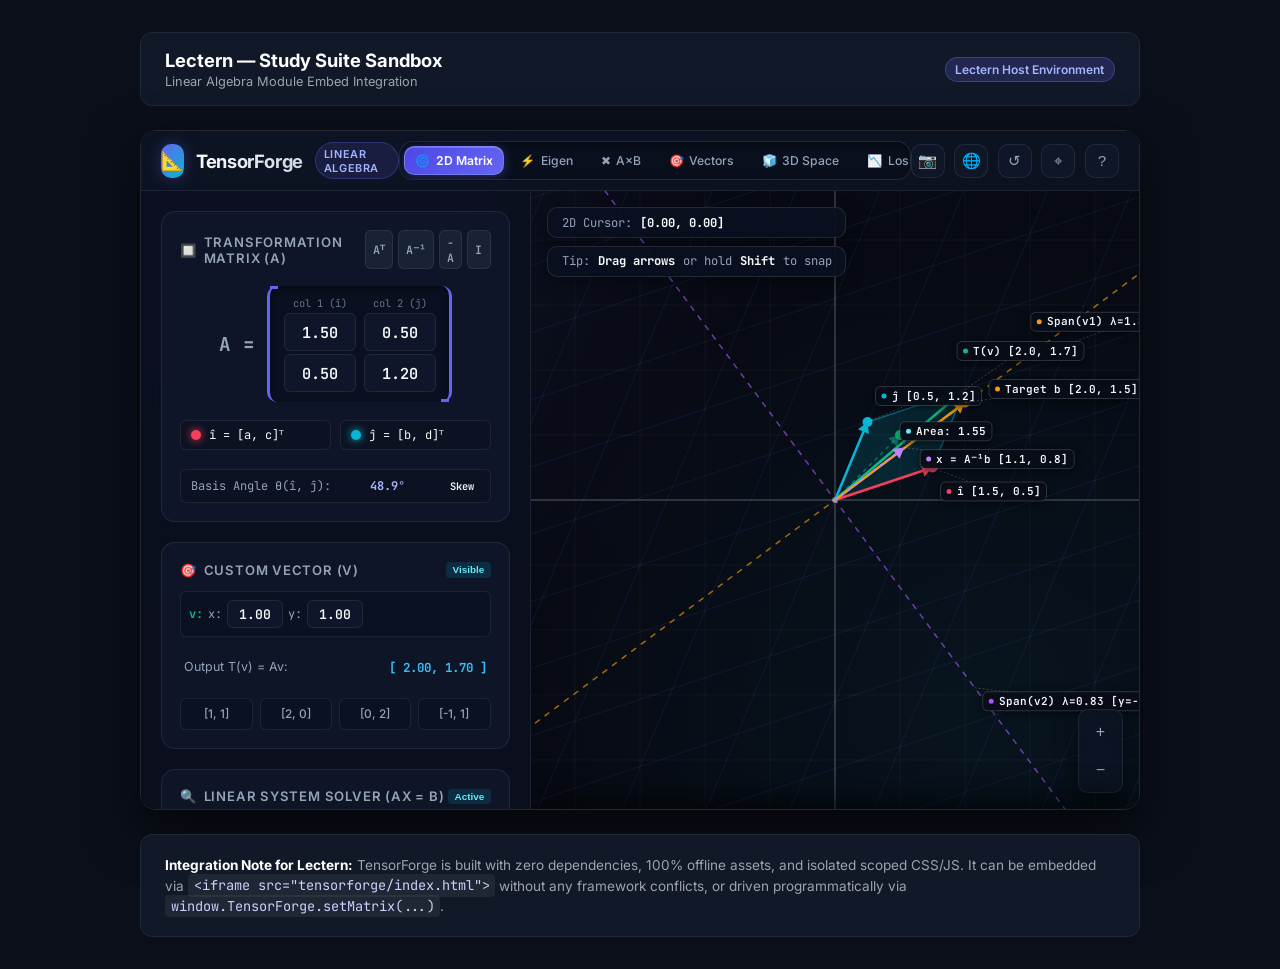
<file: embed-demo.html>
<!DOCTYPE html>
<html lang="en">
<head>
  <meta charset="UTF-8">
  <meta name="viewport" content="width=device-width, initial-scale=1.0">
  <title>Lectern Study Suite — TensorForge Component Embed Demo</title>
  <link href="https://fonts.googleapis.com/css2?family=Inter:wght@400;500;600;700&family=JetBrains+Mono:wght@400;600&display=swap" rel="stylesheet">
  <style>
    :root {
      --bg: #0b0f19;
      --card: #111827;
      --border: #1f2937;
      --accent: #6366f1;
      --text: #f3f4f6;
      --muted: #9ca3af;
    }
    * { box-sizing: border-box; margin: 0; padding: 0; }
    body {
      background: var(--bg);
      color: var(--text);
      font-family: 'Inter', sans-serif;
      padding: 2rem;
      min-height: 100vh;
      display: flex;
      flex-direction: column;
      align-items: center;
      gap: 1.5rem;
    }
    .header {
      max-width: 1000px;
      width: 100%;
      display: flex;
      justify-content: space-between;
      align-items: center;
      background: var(--card);
      padding: 1rem 1.5rem;
      border-radius: 12px;
      border: 1px solid var(--border);
    }
    .header h1 { font-size: 1.15rem; font-weight: 700; color: #ffffff; }
    .badge {
      background: rgba(99, 102, 241, 0.2);
      color: #a5b4fc;
      border: 1px solid rgba(99, 102, 241, 0.4);
      padding: 0.25rem 0.6rem;
      border-radius: 999px;
      font-size: 0.75rem;
      font-weight: 600;
    }
    .embed-container {
      max-width: 1000px;
      width: 100%;
      height: 680px;
      border-radius: 16px;
      overflow: hidden;
      box-shadow: 0 20px 50px rgba(0, 0, 0, 0.6);
      border: 1px solid rgba(255, 255, 255, 0.1);
    }
    iframe {
      width: 100%;
      height: 100%;
      border: none;
    }
    .instructions {
      max-width: 1000px;
      width: 100%;
      background: var(--card);
      border: 1px solid var(--border);
      border-radius: 12px;
      padding: 1.25rem 1.5rem;
      font-size: 0.85rem;
      color: var(--muted);
      line-height: 1.5;
    }
    .instructions code {
      font-family: 'JetBrains Mono', monospace;
      color: #c7d2fe;
      background: rgba(255, 255, 255, 0.06);
      padding: 0.15rem 0.35rem;
      border-radius: 4px;
    }
  </style>
</head>
<body>

  <header class="header">
    <div>
      <h1>Lectern — Study Suite Sandbox</h1>
      <p style="font-size: 0.8rem; color: var(--muted); margin-top: 0.2rem;">Linear Algebra Module Embed Integration</p>
    </div>
    <span class="badge">Lectern Host Environment</span>
  </header>

  <div class="embed-container">
    <iframe src="index.html" title="TensorForge Linear Algebra Visualizer"></iframe>
  </div>

  <div class="instructions">
    <strong style="color: #ffffff;">Integration Note for Lectern:</strong> TensorForge is built with zero dependencies, 100% offline assets, and isolated scoped CSS/JS. It can be embedded via <code>&lt;iframe src="tensorforge/index.html"&gt;</code> without any framework conflicts, or driven programmatically via <code>window.TensorForge.setMatrix(...)</code>.
  </div>

</body>
</html>
</file>
<file: style.css>
/**
 * TensorForge — Design System & Styles
 * Dark Glassmorphism 2.0 aesthetic, crisp math typography, 60fps responsive UI.
 */

:root {
  /* Color Palette */
  --bg-core: #070a13;
  --bg-surface: #0e1424;
  --bg-card: rgba(16, 24, 44, 0.75);
  --bg-card-hover: rgba(22, 33, 62, 0.85);
  --bg-input: rgba(10, 16, 30, 0.8);

  /* Accents */
  --accent-primary: #6366f1; /* Indigo */
  --accent-primary-glow: rgba(99, 102, 241, 0.35);
  --accent-secondary: #06b6d4; /* Cyan */
  
  /* Vector Colors */
  --vec-i: #f43f5e; /* Coral Red for i-hat */
  --vec-i-glow: rgba(244, 63, 94, 0.3);
  --vec-j: #06b6d4; /* Cyan for j-hat */
  --vec-j-glow: rgba(6, 182, 212, 0.3);
  --vec-v: #10b981; /* Emerald for custom vector */
  --vec-v-glow: rgba(16, 185, 129, 0.3);
  --eigen-1: #f59e0b; /* Amber for lambda 1 */
  --eigen-2: #a855f7; /* Purple for lambda 2 */

  /* Text & Borders */
  --text-main: #f8fafc;
  --text-muted: #94a3b8;
  --text-dim: #64748b;
  --border-subtle: rgba(255, 255, 255, 0.08);
  --border-active: rgba(99, 102, 241, 0.4);
  --border-glow: rgba(99, 102, 241, 0.25);

  /* Geometry & Shadows */
  --radius-sm: 6px;
  --radius-md: 10px;
  --radius-lg: 14px;
  --radius-xl: 20px;
  --shadow-sm: 0 2px 8px rgba(0, 0, 0, 0.3);
  --shadow-md: 0 8px 24px rgba(0, 0, 0, 0.45);
  --shadow-glow: 0 0 25px rgba(99, 102, 241, 0.15);

  /* Fonts */
  --font-sans: 'Inter', -apple-system, BlinkMacSystemFont, 'Segoe UI', Roboto, sans-serif;
  --font-mono: 'JetBrains Mono', 'Fira Code', monospace;
}

/* ── Reset & Base ────────────────────────────────────────────────────────── */

*, *::before, *::after {
  box-sizing: border-box;
  margin: 0;
  padding: 0;
}

input[type=number]::-webkit-inner-spin-button,
input[type=number]::-webkit-outer-spin-button {
  -webkit-appearance: none;
  margin: 0;
}

input[type=number] {
  -moz-appearance: textfield;
}

html, body {
  width: 100%;
  height: 100%;
  overflow: hidden;
  background-color: var(--bg-core);
  color: var(--text-main);
  font-family: var(--font-sans);
  -webkit-font-smoothing: antialiased;
}

/* ── Root Application Layout ─────────────────────────────────────────────── */

.app-wrapper {
  display: flex;
  flex-direction: column;
  width: 100vw;
  height: 100vh;
  position: relative;
  background: 
    radial-gradient(circle at 15% 15%, rgba(99, 102, 241, 0.08), transparent 45%),
    radial-gradient(circle at 85% 85%, rgba(6, 182, 212, 0.06), transparent 45%),
    var(--bg-core);
}

/* ── Header ──────────────────────────────────────────────────────────────── */

.app-header {
  height: 60px;
  min-height: 60px;
  display: flex;
  align-items: center;
  justify-content: space-between;
  padding: 0 1.25rem;
  background: rgba(14, 20, 36, 0.85);
  backdrop-filter: blur(16px);
  border-bottom: 1px solid var(--border-subtle);
  z-index: 20;
}

.brand-section {
  display: flex;
  align-items: center;
  gap: 0.75rem;
}

.brand-icon {
  width: 34px;
  height: 34px;
  background: linear-gradient(135deg, var(--accent-primary), var(--accent-secondary));
  border-radius: var(--radius-md);
  display: flex;
  align-items: center;
  justify-content: center;
  font-size: 1.15rem;
  box-shadow: 0 0 16px var(--accent-primary-glow);
}

.brand-title {
  font-size: 1.15rem;
  font-weight: 700;
  letter-spacing: -0.02em;
  background: linear-gradient(120deg, #ffffff, #cbd5e1);
  -webkit-background-clip: text;
  -webkit-text-fill-color: transparent;
}

.brand-badge {
  font-size: 0.68rem;
  font-weight: 600;
  padding: 0.2rem 0.5rem;
  background: rgba(99, 102, 241, 0.15);
  color: #a5b4fc;
  border: 1px solid rgba(99, 102, 241, 0.3);
  border-radius: 999px;
  text-transform: uppercase;
  letter-spacing: 0.05em;
}

/* ── Mode Switcher Tabs ──────────────────────────────────────────────────── */

.mode-selector {
  display: flex;
  align-items: center;
  background: rgba(10, 16, 30, 0.85);
  padding: 0.25rem;
  border-radius: var(--radius-lg);
  border: 1px solid rgba(255, 255, 255, 0.1);
  box-shadow: inset 0 2px 6px rgba(0, 0, 0, 0.4);
  position: relative;
  overflow-x: auto;
  gap: 0.3rem;
  scrollbar-width: none;
}

.mode-selector::-webkit-scrollbar {
  display: none;
}

.mode-btn {
  background: transparent;
  border: 1px solid transparent;
  color: var(--text-muted);
  font-family: var(--font-sans);
  font-size: 0.76rem;
  font-weight: 500;
  padding: 0.35rem 0.65rem;
  border-radius: var(--radius-md);
  cursor: pointer;
  transition: all 0.2s cubic-bezier(0.16, 1, 0.3, 1);
  display: flex;
  align-items: center;
  gap: 0.35rem;
  white-space: nowrap;
  z-index: 2;
  flex-shrink: 0;
  user-select: none;
}

.mode-btn:hover {
  color: var(--text-main);
  background: rgba(255, 255, 255, 0.05);
  border-color: rgba(255, 255, 255, 0.08);
}

.mode-btn.active {
  color: #ffffff;
  background: linear-gradient(135deg, #4f46e5, #6366f1);
  border-color: rgba(165, 180, 252, 0.4);
  box-shadow: 0 2px 12px var(--accent-primary-glow), inset 0 1px 0 rgba(255, 255, 255, 0.2);
  font-weight: 600;
}

/* ── Header Controls ─────────────────────────────────────────────────────── */

.header-actions {
  display: flex;
  align-items: center;
  gap: 0.6rem;
}

.btn-icon-action {
  background: var(--bg-card);
  border: 1px solid var(--border-subtle);
  color: var(--text-muted);
  width: 34px;
  height: 34px;
  border-radius: var(--radius-md);
  display: flex;
  align-items: center;
  justify-content: center;
  cursor: pointer;
  font-size: 0.95rem;
  transition: all 0.2s cubic-bezier(0.16, 1, 0.3, 1);
}

.btn-icon-action:hover {
  color: var(--text-main);
  background: var(--bg-card-hover);
  border-color: var(--border-active);
  transform: translateY(-1px);
  box-shadow: 0 4px 12px rgba(0, 0, 0, 0.3);
}

/* ── Main Workspace: Split Pane ─────────────────────────────────────────── */

.main-workspace {
  display: flex;
  flex: 1;
  height: calc(100vh - 60px);
  position: relative;
  overflow: hidden;
}

/* ── Left Sidebar (Control Deck) ────────────────────────────────────────── */

.control-sidebar {
  width: 390px;
  min-width: 350px;
  max-width: 440px;
  background: rgba(11, 17, 32, 0.82);
  backdrop-filter: blur(28px);
  -webkit-backdrop-filter: blur(28px);
  border-right: 1px solid var(--border-subtle);
  display: flex;
  flex-direction: column;
  overflow-y: auto;
  padding: 1.25rem;
  padding-bottom: 3.5rem;
  gap: 1.25rem;
  z-index: 10;
  scrollbar-width: thin;
  scrollbar-color: rgba(255, 255, 255, 0.16) transparent;
}

.control-sidebar::-webkit-scrollbar {
  width: 6px;
}

.control-sidebar::-webkit-scrollbar-track {
  background: transparent;
}

.control-sidebar::-webkit-scrollbar-thumb {
  background: rgba(255, 255, 255, 0.14);
  border-radius: 999px;
}

.control-sidebar::-webkit-scrollbar-thumb:hover {
  background: rgba(99, 102, 241, 0.5);
}

.sidebar-section {
  background: var(--bg-card);
  border: 1px solid var(--border-subtle);
  border-radius: var(--radius-lg);
  padding: 1.15rem;
  display: flex;
  flex-direction: column;
  gap: 0.85rem;
  transition: border-color 0.2s ease;
}

.sidebar-section:hover {
  border-color: rgba(99, 102, 241, 0.2);
}

.section-header {
  display: flex;
  align-items: center;
  justify-content: space-between;
}

.section-title {
  font-size: 0.82rem;
  font-weight: 600;
  text-transform: uppercase;
  letter-spacing: 0.06em;
  color: var(--text-muted);
  display: flex;
  align-items: center;
  gap: 0.4rem;
}

/* ── Matrix 2x2 Input Bracket UI ─────────────────────────────────────────── */

.matrix-container {
  display: flex;
  align-items: center;
  justify-content: center;
  gap: 0.75rem;
  margin: 0.25rem 0;
}

.matrix-label {
  font-family: var(--font-mono);
  font-size: 1.2rem;
  font-weight: 700;
  color: var(--text-muted);
}

.matrix-bracket {
  position: relative;
  display: grid;
  grid-template-columns: 1fr 1fr;
  gap: 0.5rem;
  padding: 0.6rem 0.85rem;
  background: var(--bg-input);
  border-radius: var(--radius-md);
  border-left: 3px solid var(--accent-primary);
  border-right: 3px solid var(--accent-primary);
  box-shadow: inset 0 2px 6px rgba(0, 0, 0, 0.4);
}

.matrix-bracket::before,
.matrix-bracket::after {
  content: '';
  position: absolute;
  width: 8px;
  height: 3px;
  background: var(--accent-primary);
}

.matrix-bracket::before { top: 0; left: 0; }
.matrix-bracket::after { bottom: 0; right: 0; }

.matrix-cell-group {
  display: flex;
  flex-direction: column;
  gap: 0.2rem;
}

.cell-label {
  font-family: var(--font-mono);
  font-size: 0.65rem;
  color: var(--text-dim);
  text-align: center;
}

.matrix-input {
  width: 72px;
  height: 38px;
  background: rgba(16, 24, 44, 0.9);
  border: 1px solid var(--border-subtle);
  border-radius: var(--radius-sm);
  color: var(--text-main);
  font-family: var(--font-mono);
  font-size: 0.95rem;
  font-weight: 600;
  text-align: center;
  padding: 0 4px;
  transition: all 0.2s ease;
}

.matrix-input:focus {
  outline: none;
  border-color: var(--accent-primary);
  box-shadow: 0 0 10px var(--accent-primary-glow);
  background: rgba(22, 33, 62, 0.95);
}

/* Col 1 inputs match i-hat color on focus */
#mat-a:focus, #mat-c:focus {
  border-color: var(--vec-i);
  box-shadow: 0 0 10px var(--vec-i-glow);
}

/* Col 2 inputs match j-hat color on focus */
#mat-b:focus, #mat-d:focus {
  border-color: var(--vec-j);
  box-shadow: 0 0 10px var(--vec-j-glow);
}

/* ── Basis Vector Readouts ───────────────────────────────────────────────── */

.basis-legend {
  display: grid;
  grid-template-columns: 1fr 1fr;
  gap: 0.6rem;
}

.basis-chip {
  display: flex;
  align-items: center;
  gap: 0.5rem;
  padding: 0.4rem 0.6rem;
  background: rgba(10, 16, 30, 0.5);
  border-radius: var(--radius-sm);
  border: 1px solid var(--border-subtle);
  font-family: var(--font-mono);
  font-size: 0.75rem;
}

.quick-matrix-tools {
  display: flex;
  gap: 0.3rem;
}

.btn-micro {
  padding: 0.2rem 0.45rem;
  background: rgba(30, 41, 59, 0.7);
  border: 1px solid var(--border-subtle);
  border-radius: var(--radius-sm);
  color: var(--text-muted);
  font-family: var(--font-mono);
  font-size: 0.72rem;
  font-weight: 600;
  cursor: pointer;
  transition: all 0.15s ease;
}

.btn-micro:hover {
  background: var(--accent-primary);
  color: #fff;
  border-color: var(--accent-primary);
  box-shadow: 0 0 8px var(--accent-primary-glow);
}

.basis-dot {
  width: 10px;
  height: 10px;
  border-radius: 50%;
  flex-shrink: 0;
}

.dot-i { background: var(--vec-i); box-shadow: 0 0 8px var(--vec-i); }
.dot-j { background: var(--vec-j); box-shadow: 0 0 8px var(--vec-j); }
.dot-v { background: var(--vec-v); box-shadow: 0 0 8px var(--vec-v); }

/* ── Preset Transformation Grid ──────────────────────────────────────────── */

.preset-grid {
  display: grid;
  grid-template-columns: repeat(3, 1fr);
  gap: 0.4rem;
}

.btn-preset {
  background: rgba(10, 16, 30, 0.6);
  border: 1px solid var(--border-subtle);
  color: var(--text-muted);
  font-family: var(--font-sans);
  font-size: 0.74rem;
  font-weight: 500;
  padding: 0.5rem 0.3rem;
  border-radius: var(--radius-sm);
  cursor: pointer;
  transition: all 0.15s ease;
  text-align: center;
}

.btn-preset:hover {
  background: var(--bg-card-hover);
  color: var(--text-main);
  border-color: var(--border-active);
  transform: translateY(-1px);
}

.btn-preset.active {
  background: rgba(99, 102, 241, 0.2);
  border-color: var(--accent-primary);
  color: #c7d2fe;
}

.btn-power {
  background: rgba(10, 16, 30, 0.6);
  border: 1px solid var(--border-subtle);
  color: var(--text-muted);
  font-family: var(--font-mono);
  font-size: 0.76rem;
  font-weight: 600;
  padding: 0.45rem 0.3rem;
  border-radius: var(--radius-sm);
  cursor: pointer;
  transition: all 0.15s ease;
  text-align: center;
}

.btn-power:hover {
  background: var(--bg-card-hover);
  color: var(--text-main);
  border-color: var(--border-active);
}

.btn-power.active {
  background: rgba(168, 85, 247, 0.2);
  border-color: var(--eigen-2);
  color: #e9d5ff;
}

/* ── Sliders & Controls ──────────────────────────────────────────────────── */

.slider-group {
  display: flex;
  flex-direction: column;
  gap: 0.35rem;
}

.slider-header {
  display: flex;
  justify-content: space-between;
  font-size: 0.75rem;
  color: var(--text-muted);
}

.slider-val {
  font-family: var(--font-mono);
  font-weight: 600;
  color: var(--text-main);
}

.custom-slider {
  -webkit-appearance: none;
  appearance: none;
  width: 100%;
  height: 6px;
  border-radius: 3px;
  background: rgba(255, 255, 255, 0.1);
  outline: none;
  transition: background 0.2s;
}

.custom-slider::-webkit-slider-thumb {
  -webkit-appearance: none;
  appearance: none;
  width: 16px;
  height: 16px;
  border-radius: 50%;
  background: var(--accent-primary);
  cursor: pointer;
  box-shadow: 0 0 10px var(--accent-primary-glow);
  transition: transform 0.1s ease;
}

.custom-slider::-webkit-slider-thumb:hover {
  transform: scale(1.15);
}

/* ── Real-Time Math Telemetry Cards ──────────────────────────────────────── */

.telemetry-grid {
  display: grid;
  grid-template-columns: 1fr 1fr;
  gap: 0.6rem;
}

.telemetry-card {
  background: rgba(10, 16, 30, 0.65);
  border: 1px solid var(--border-subtle);
  border-radius: var(--radius-md);
  padding: 0.65rem 0.8rem;
  display: flex;
  flex-direction: column;
  gap: 0.25rem;
}

.telemetry-label {
  font-size: 0.68rem;
  font-weight: 600;
  color: var(--text-dim);
  text-transform: uppercase;
  letter-spacing: 0.05em;
}

.telemetry-value {
  font-family: var(--font-mono);
  font-size: 1.05rem;
  font-weight: 700;
  color: var(--text-main);
}

.telemetry-badge {
  font-size: 0.62rem;
  font-weight: 600;
  padding: 0.15rem 0.4rem;
  border-radius: 4px;
  width: fit-content;
}

.badge-det-pos { background: rgba(6, 182, 212, 0.15); color: #67e8f9; }
.badge-det-neg { background: rgba(245, 158, 11, 0.15); color: #fcd34d; }
.badge-det-zero { background: rgba(239, 68, 68, 0.2); color: #fca5a5; }

/* ── Eigenvalue Detailed Card ────────────────────────────────────────────── */

.eigen-details {
  background: rgba(10, 16, 30, 0.7);
  border: 1px solid var(--border-subtle);
  border-radius: var(--radius-md);
  padding: 0.75rem;
  display: flex;
  flex-direction: column;
  gap: 0.5rem;
  font-family: var(--font-mono);
  font-size: 0.78rem;
}

.eigen-row {
  display: flex;
  align-items: center;
  justify-content: space-between;
}

.eigen-tag {
  display: flex;
  align-items: center;
  gap: 0.4rem;
}

.eigen-dot-1 { width: 8px; height: 8px; border-radius: 50%; background: var(--eigen-1); }
.eigen-dot-2 { width: 8px; height: 8px; border-radius: 50%; background: var(--eigen-2); }

/* ── Central Interactive Canvas Viewport ─────────────────────────────────── */

.canvas-viewport {
  flex: 1;
  position: relative;
  overflow: hidden;
  display: flex;
  align-items: center;
  justify-content: center;
}

#matrix-canvas {
  width: 100%;
  height: 100%;
  display: block;
  cursor: crosshair;
}

/* ── Floating Canvas HUD Overlay ─────────────────────────────────────────── */

.canvas-hud {
  position: absolute;
  top: 1rem;
  left: 1rem;
  max-width: calc(100% - 280px);
  display: flex;
  flex-direction: column;
  gap: 0.45rem;
  pointer-events: none;
  z-index: 8;
}

.hud-pill {
  background: rgba(11, 17, 32, 0.88);
  backdrop-filter: blur(16px);
  -webkit-backdrop-filter: blur(16px);
  border: 1px solid rgba(255, 255, 255, 0.1);
  border-radius: var(--radius-md);
  padding: 0.42rem 0.85rem;
  font-family: var(--font-mono);
  font-size: 0.76rem;
  color: var(--text-muted);
  box-shadow: 0 4px 16px rgba(0, 0, 0, 0.35);
  display: flex;
  align-items: center;
  gap: 0.5rem;
  white-space: nowrap;
  overflow: hidden;
  text-overflow: ellipsis;
}

.hud-pill strong {
  color: var(--text-main);
}

.canvas-controls-floating {
  position: absolute;
  bottom: 1rem;
  right: 1rem;
  display: flex;
  flex-direction: column;
  gap: 0.4rem;
  background: rgba(14, 20, 36, 0.85);
  backdrop-filter: blur(12px);
  border: 1px solid var(--border-subtle);
  border-radius: var(--radius-md);
  padding: 0.35rem;
  box-shadow: var(--shadow-md);
}

.hud-btn {
  width: 32px;
  height: 32px;
  background: transparent;
  border: none;
  border-radius: var(--radius-sm);
  color: var(--text-muted);
  cursor: pointer;
  display: flex;
  align-items: center;
  justify-content: center;
  font-size: 1rem;
  transition: all 0.15s ease;
}

.hud-btn:hover {
  background: var(--bg-card-hover);
  color: var(--text-main);
}

/* ── Bottom Matrix Multiplication Stepper (Mode 3) ───────────────────────── */

.multiplication-drawer {
  position: absolute;
  bottom: 0;
  left: 0;
  right: 0;
  background: rgba(11, 17, 32, 0.95);
  backdrop-filter: blur(28px);
  -webkit-backdrop-filter: blur(28px);
  border-top: 1px solid var(--border-active);
  box-shadow: 0 -8px 32px rgba(0, 0, 0, 0.7);
  padding: 0.65rem 1.15rem;
  display: flex;
  align-items: center;
  justify-content: space-between;
  gap: 0.85rem;
  transform: translateY(100%);
  transition: transform 0.3s cubic-bezier(0.16, 1, 0.3, 1);
  z-index: 15;
  overflow-x: auto;
}

.multiplication-drawer.active {
  transform: translateY(0);
}

.mult-chain {
  display: flex;
  align-items: center;
  gap: 0.5rem;
  font-family: var(--font-mono);
  font-size: 0.82rem;
  flex-shrink: 0;
}

.mult-matrix-mini {
  background: var(--bg-input);
  padding: 0.2rem 0.45rem;
  border-radius: var(--radius-sm);
  border: 1px solid var(--border-subtle);
  font-weight: 600;
  font-size: 0.78rem;
}

.mult-steps-buttons {
  display: flex;
  gap: 0.35rem;
  align-items: center;
  flex-shrink: 0;
}

.mult-slider-container {
  flex: 1;
  min-width: 140px;
  max-width: 320px;
  display: flex;
  flex-direction: column;
  gap: 0.2rem;
}

/* ── Mode Panels & Shape Selectors ───────────────────────────────────────── */

.mode-panel {
  display: flex;
  flex-direction: column;
  gap: 1.25rem;
}

.hidden,
.mode-panel.hidden {
  display: none !important;
}

.shape-selector {
  display: grid;
  grid-template-columns: 1fr 1fr;
  gap: 0.4rem;
}

.btn-shape {
  background: rgba(10, 16, 30, 0.6);
  border: 1px solid var(--border-subtle);
  color: var(--text-muted);
  font-family: var(--font-sans);
  font-size: 0.74rem;
  font-weight: 500;
  padding: 0.5rem 0.4rem;
  border-radius: var(--radius-sm);
  cursor: pointer;
  transition: all 0.15s ease;
  text-align: center;
}

.btn-shape:hover {
  background: var(--bg-card-hover);
  color: var(--text-main);
  border-color: var(--border-active);
}

.btn-shape.active {
  background: rgba(99, 102, 241, 0.2);
  border-color: var(--accent-primary);
  color: #c7d2fe;
}

/* ── Math Formula Boxes ──────────────────────────────────────────────────── */

.math-formula-box {
  background: rgba(10, 16, 30, 0.8);
  border: 1px solid rgba(99, 102, 241, 0.3);
  border-radius: var(--radius-md);
  padding: 0.75rem 0.9rem;
  display: flex;
  flex-direction: column;
  gap: 0.35rem;
  font-family: var(--font-mono);
}

.formula-title {
  font-size: 0.75rem;
  font-weight: 700;
  color: var(--accent-secondary);
  text-transform: uppercase;
  letter-spacing: 0.05em;
}

.formula-content {
  font-size: 0.88rem;
  color: var(--text-main);
  font-weight: 600;
}

.formula-steps {
  font-size: 0.76rem;
  color: #a5b4fc;
}

.discriminant-status {
  display: flex;
  flex-direction: column;
  gap: 0.3rem;
  margin-top: 0.4rem;
}

/* ── Scanner Gauge & Alerts ──────────────────────────────────────────────── */

.section-hint {
  font-size: 0.72rem;
  color: var(--text-dim);
  line-height: 1.4;
}

.scanner-gauge-container {
  display: flex;
  flex-direction: column;
  gap: 0.4rem;
}

.progress-bar {
  width: 100%;
  height: 6px;
  background: rgba(255, 255, 255, 0.08);
  border-radius: 3px;
  overflow: hidden;
}

.progress-fill {
  height: 100%;
  background: linear-gradient(90deg, var(--accent-primary), #10b981);
  transition: width 0.1s ease;
}

.eigen-alert {
  padding: 0.5rem 0.75rem;
  border-radius: var(--radius-sm);
  background: rgba(16, 185, 129, 0.15);
  border: 1px solid rgba(16, 185, 129, 0.4);
  color: #6ee7b7;
  font-size: 0.74rem;
  font-weight: 600;
  font-family: var(--font-mono);
  animation: pulse-alert 1.5s infinite;
}

.eigen-alert.hidden {
  display: none !important;
}

@keyframes pulse-alert {
  0%, 100% { transform: scale(1); opacity: 1; }
  50% { transform: scale(1.02); opacity: 0.85; }
}

/* ── Matrix Comparison Grid (Mode 3) ─────────────────────────────────────── */

.comparison-grid {
  display: grid;
  grid-template-columns: 1fr 1fr;
  gap: 0.5rem;
}

.comp-card {
  background: rgba(10, 16, 30, 0.7);
  border: 1px solid var(--border-subtle);
  border-radius: var(--radius-sm);
  padding: 0.5rem;
  display: flex;
  flex-direction: column;
  gap: 0.3rem;
}

.comp-matrix {
  font-family: var(--font-mono);
  font-size: 0.74rem;
  color: var(--text-main);
  line-height: 1.3;
}

.non-comm-alert {
  font-size: 0.7rem;
  color: #fcd34d;
  background: rgba(245, 158, 11, 0.1);
  border: 1px solid rgba(245, 158, 11, 0.25);
  padding: 0.45rem 0.6rem;
  border-radius: var(--radius-sm);
  line-height: 1.35;
}

/* ── Vector Inputs (Mode 4) ──────────────────────────────────────────────── */

.vector-inputs-grid {
  display: grid;
  grid-template-columns: 1fr 1fr;
  gap: 0.5rem;
}

.vec-input-card {
  background: rgba(10, 16, 30, 0.7);
  border: 1px solid var(--border-subtle);
  border-radius: var(--radius-sm);
  padding: 0.5rem;
  display: flex;
  flex-direction: column;
  gap: 0.4rem;
}

.vec-coords-row {
  display: flex;
  align-items: center;
  gap: 0.3rem;
  font-family: var(--font-mono);
  font-size: 0.75rem;
  color: var(--text-muted);
}

.vec-coords-row input {
  width: 56px;
  height: 28px;
  font-size: 0.82rem;
  padding: 0 4px;
  text-align: center;
}

/* ── Modal Dialog (Theory & Shortcuts) ───────────────────────────────────── */

.modal-overlay {
  position: fixed;
  inset: 0;
  background: rgba(0, 0, 0, 0.75);
  backdrop-filter: blur(12px);
  display: flex;
  align-items: center;
  justify-content: center;
  z-index: 100;
  opacity: 1;
  transition: opacity 0.2s ease;
}

.modal-overlay.hidden {
  opacity: 0;
  pointer-events: none;
}

.modal-box {
  background: rgba(15, 21, 35, 0.96);
  border: 1px solid var(--border-active);
  box-shadow: var(--shadow-md), var(--shadow-glow);
  border-radius: var(--radius-xl);
  max-width: 560px;
  width: 92%;
  padding: 1.5rem;
  display: flex;
  flex-direction: column;
  gap: 1.25rem;
  max-height: 88vh;
  overflow-y: auto;
}

.modal-header {
  display: flex;
  align-items: center;
  justify-content: space-between;
}

.modal-header h3 {
  font-size: 1.1rem;
  font-weight: 700;
}

.btn-close {
  background: transparent;
  border: none;
  color: var(--text-muted);
  font-size: 1.4rem;
  cursor: pointer;
  line-height: 1;
}

.btn-close:hover {
  color: var(--text-main);
}

.theory-section {
  display: flex;
  flex-direction: column;
  gap: 0.6rem;
}

.theory-section h4 {
  font-size: 0.85rem;
  color: var(--accent-secondary);
  text-transform: uppercase;
  letter-spacing: 0.05em;
}

.theory-list {
  display: flex;
  flex-direction: column;
  gap: 0.5rem;
  padding-left: 1.2rem;
  font-size: 0.82rem;
  color: var(--text-muted);
  line-height: 1.45;
}

.theory-list strong {
  color: var(--text-main);
}

.shortcuts-grid {
  display: grid;
  grid-template-columns: 1fr 1fr;
  gap: 0.5rem;
}

.shortcut-chip {
  display: flex;
  align-items: center;
  gap: 0.5rem;
  background: rgba(10, 16, 30, 0.6);
  padding: 0.4rem 0.6rem;
  border-radius: var(--radius-sm);
  border: 1px solid var(--border-subtle);
  font-size: 0.78rem;
  color: var(--text-muted);
}

.shortcut-chip kbd {
  background: rgba(255, 255, 255, 0.1);
  padding: 0.15rem 0.35rem;
  border-radius: 4px;
  font-family: var(--font-mono);
  font-size: 0.72rem;
  color: var(--text-main);
  border: 1px solid rgba(255, 255, 255, 0.15);
}

/* ── Theory Vault & Lecture Notes ────────────────────────────────────────── */

.theory-note-card {
  background: rgba(10, 16, 30, 0.7);
  border: 1px solid var(--border-subtle);
  border-radius: var(--radius-md);
  padding: 1rem;
  display: flex;
  flex-direction: column;
  gap: 0.75rem;
  font-size: 0.8rem;
  line-height: 1.5;
  color: var(--text-muted);
}

.theory-note-card h3 {
  font-size: 0.95rem;
  color: var(--text-main);
  font-weight: 700;
}

.theory-note-card h4 {
  font-size: 0.78rem;
  color: var(--accent-secondary);
  text-transform: uppercase;
  letter-spacing: 0.05em;
  margin-top: 0.3rem;
}

.theory-note-card ul {
  padding-left: 1.1rem;
  display: flex;
  flex-direction: column;
  gap: 0.35rem;
}

.theory-highlight {
  background: rgba(99, 102, 241, 0.12);
  border-left: 3px solid var(--accent-primary);
  padding: 0.5rem 0.75rem;
  border-radius: 0 var(--radius-sm) var(--radius-sm) 0;
  font-family: var(--font-mono);
  font-size: 0.75rem;
  color: #c7d2fe;
}

.viva-tip {
  background: rgba(245, 158, 11, 0.1);
  border-left: 3px solid var(--eigen-1);
  padding: 0.5rem 0.75rem;
  border-radius: 0 var(--radius-sm) var(--radius-sm) 0;
  font-size: 0.74rem;
  color: #fde68a;
}

.btn-notes-topic {
  background: rgba(10, 16, 30, 0.6);
  border: 1px solid var(--border-subtle);
  border-radius: var(--radius-sm);
  padding: 0.45rem 0.5rem;
  font-size: 0.74rem;
  color: var(--text-muted);
  cursor: pointer;
  text-align: left;
  transition: all 0.15s ease;
  white-space: nowrap;
  overflow: hidden;
  text-overflow: ellipsis;
}

.btn-notes-topic:hover {
  background: var(--bg-card-hover);
  color: var(--text-main);
  border-color: var(--border-active);
}

.btn-notes-topic.active {
  background: rgba(99, 102, 241, 0.2);
  border-color: var(--accent-primary);
  color: #ffffff;
  font-weight: 600;
}

.viva-accordion-toggle {
  background: none;
  border: none;
  color: #fde68a;
  font-weight: 600;
  cursor: pointer;
  display: flex;
  align-items: center;
  gap: 0.4rem;
  padding: 0;
  font-size: 0.75rem;
}

.viva-answer {
  margin-top: 0.4rem;
  padding-top: 0.4rem;
  border-top: 1px dashed rgba(245, 158, 11, 0.3);
  color: #cbd5e1;
}

/* ── Viva Exam Quiz ──────────────────────────────────────────────────────── */

.quiz-container {
  display: flex;
  flex-direction: column;
  gap: 0.75rem;
}

.quiz-prompt {
  font-size: 0.85rem;
  font-weight: 600;
  color: var(--text-main);
  line-height: 1.4;
}

.quiz-options-list {
  display: flex;
  flex-direction: column;
  gap: 0.4rem;
}

.quiz-option {
  background: rgba(10, 16, 30, 0.6);
  border: 1px solid var(--border-subtle);
  padding: 0.55rem 0.75rem;
  border-radius: var(--radius-sm);
  font-size: 0.76rem;
  color: var(--text-muted);
  cursor: pointer;
  transition: all 0.15s ease;
  display: flex;
  align-items: center;
  gap: 0.5rem;
}

.quiz-option:hover {
  background: var(--bg-card-hover);
  color: var(--text-main);
  border-color: var(--border-active);
}

.quiz-option.selected {
  border-color: var(--accent-primary);
  background: rgba(99, 102, 241, 0.18);
  color: #ffffff;
}

.quiz-option.correct {
  border-color: #10b981;
  background: rgba(16, 185, 129, 0.2);
  color: #a7f3d0;
  box-shadow: 0 0 16px rgba(16, 185, 129, 0.25);
}

.quiz-option.incorrect {
  border-color: #ef4444;
  background: rgba(239, 68, 68, 0.2);
  color: #fca5a5;
  box-shadow: 0 0 16px rgba(239, 68, 68, 0.25);
}

.quiz-explanation {
  background: rgba(10, 16, 30, 0.85);
  border: 1px solid rgba(255, 255, 255, 0.12);
  border-radius: var(--radius-sm);
  padding: 0.65rem 0.8rem;
  font-size: 0.74rem;
  line-height: 1.45;
  color: #cbd5e1;
}

.quiz-step-derivation {
  margin-top: 0.4rem;
  padding-top: 0.35rem;
  border-top: 1px dashed rgba(255, 255, 255, 0.1);
  font-family: var(--font-mono);
  font-size: 0.70rem;
  color: #94a3b8;
  white-space: pre-line;
}

.quiz-scorecard-header {
  display: flex;
  justify-content: space-between;
  align-items: center;
  margin-bottom: 0.5rem;
}

.quiz-scorecard-grade {
  font-size: 1.15rem;
  font-weight: 700;
  font-family: var(--font-mono);
  color: #10b981;
}

.quiz-stat-grid {
  display: grid;
  grid-template-columns: repeat(3, 1fr);
  gap: 0.35rem;
  margin: 0.45rem 0;
}

.quiz-stat-pill {
  background: rgba(255, 255, 255, 0.04);
  border: 1px solid rgba(255, 255, 255, 0.08);
  border-radius: var(--radius-sm);
  padding: 0.35rem;
  text-align: center;
}

.quiz-stat-pill span {
  display: block;
  font-size: 0.64rem;
  color: var(--text-muted);
}

.quiz-stat-pill strong {
  font-size: 0.85rem;
  color: var(--text-main);
  font-family: var(--font-mono);
}

/* ── LossLab & Autograd Buttons ──────────────────────────────────────────── */

.btn-loss, .btn-autograd-preset {
  background: rgba(10, 16, 30, 0.6);
  border: 1px solid var(--border-subtle);
  color: var(--text-muted);
  font-family: var(--font-sans);
  font-size: 0.74rem;
  font-weight: 500;
  padding: 0.5rem 0.4rem;
  border-radius: var(--radius-sm);
  cursor: pointer;
  transition: all 0.15s ease;
  text-align: center;
}

.btn-loss:hover, .btn-autograd-preset:hover {
  background: var(--bg-card-hover);
  color: var(--text-main);
  border-color: var(--border-active);
}

.btn-loss.active, .btn-autograd-preset.active {
  background: rgba(99, 102, 241, 0.2);
  border-color: var(--accent-primary);
  color: #c7d2fe;
}

/* ── Responsive Adaptations ──────────────────────────────────────────────── */

@media (max-width: 900px) {
  .app-wrapper {
    overflow-y: auto;
  }
  .main-workspace {
    flex-direction: column-reverse;
    height: auto;
  }
  .control-sidebar {
    width: 100%;
    max-width: 100%;
    height: auto;
  }
  .canvas-viewport {
    height: 55vh;
    min-height: 380px;
  }
}
</file>
